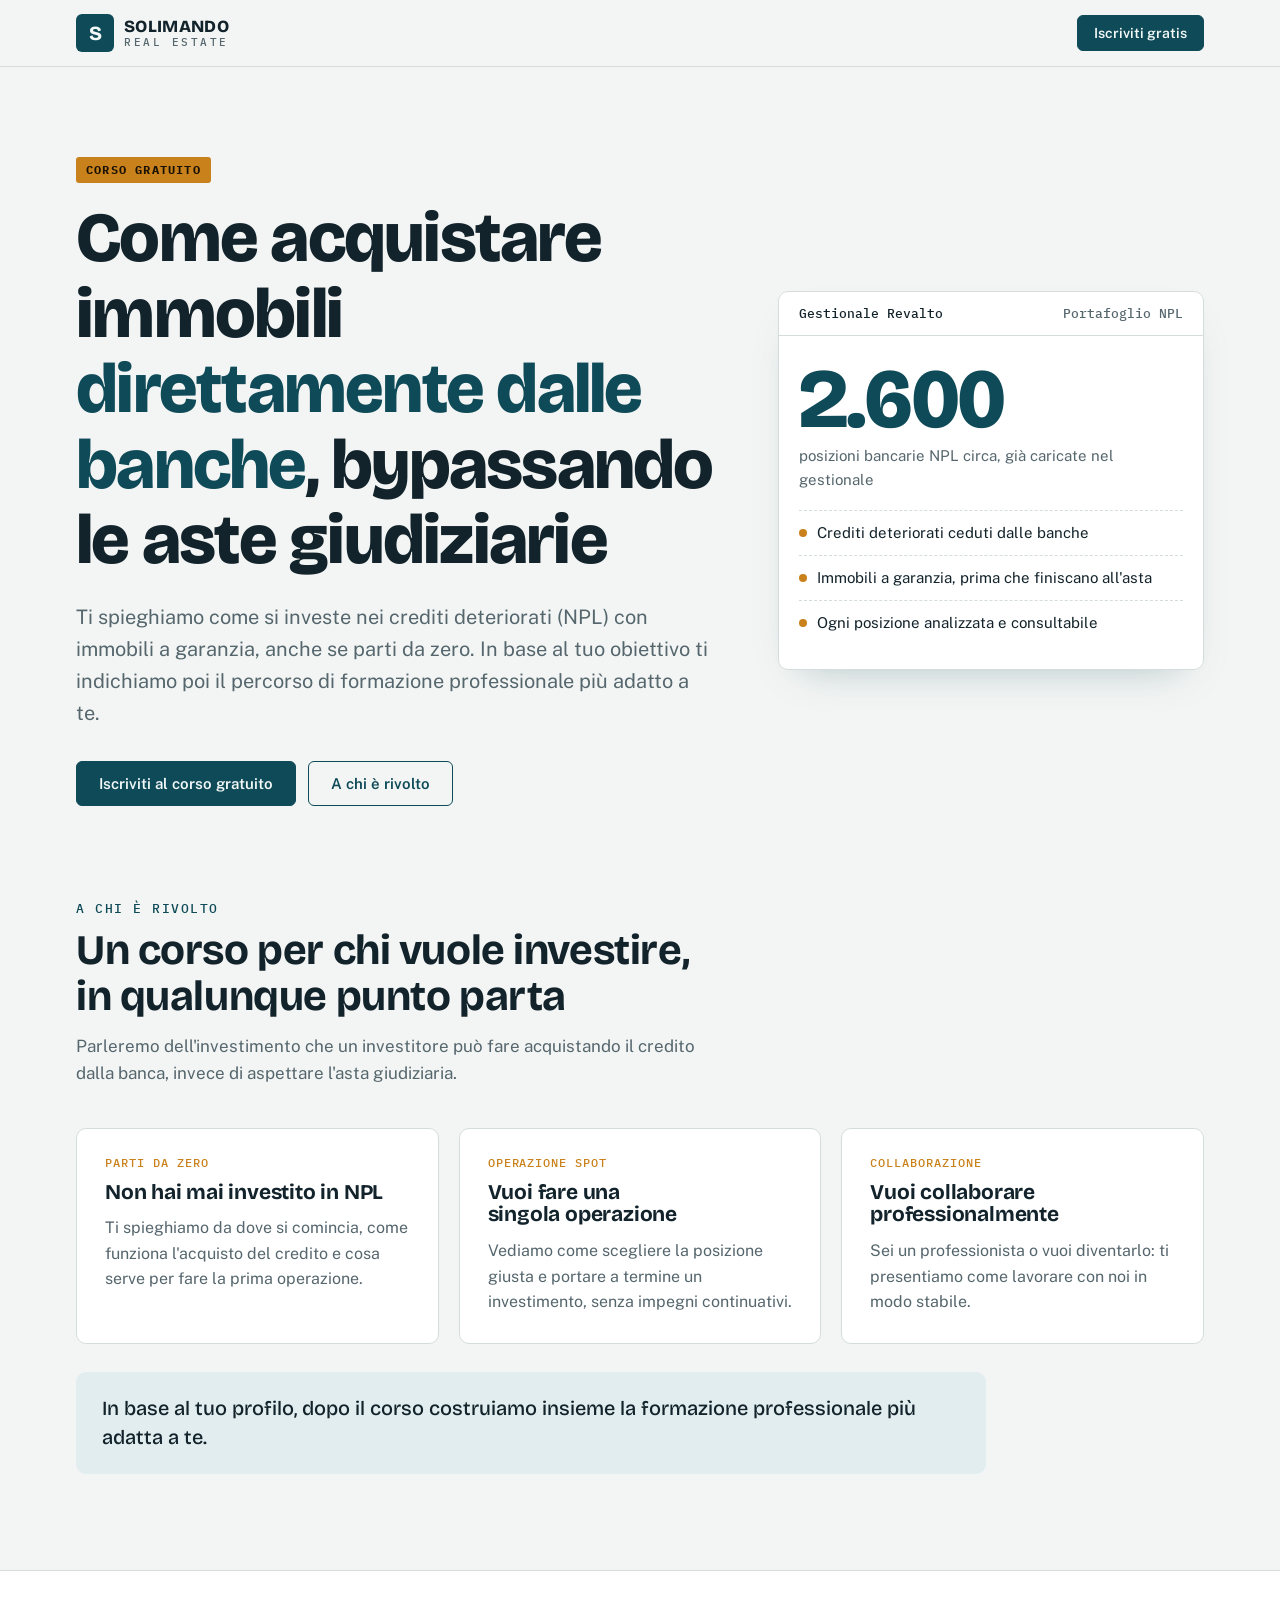
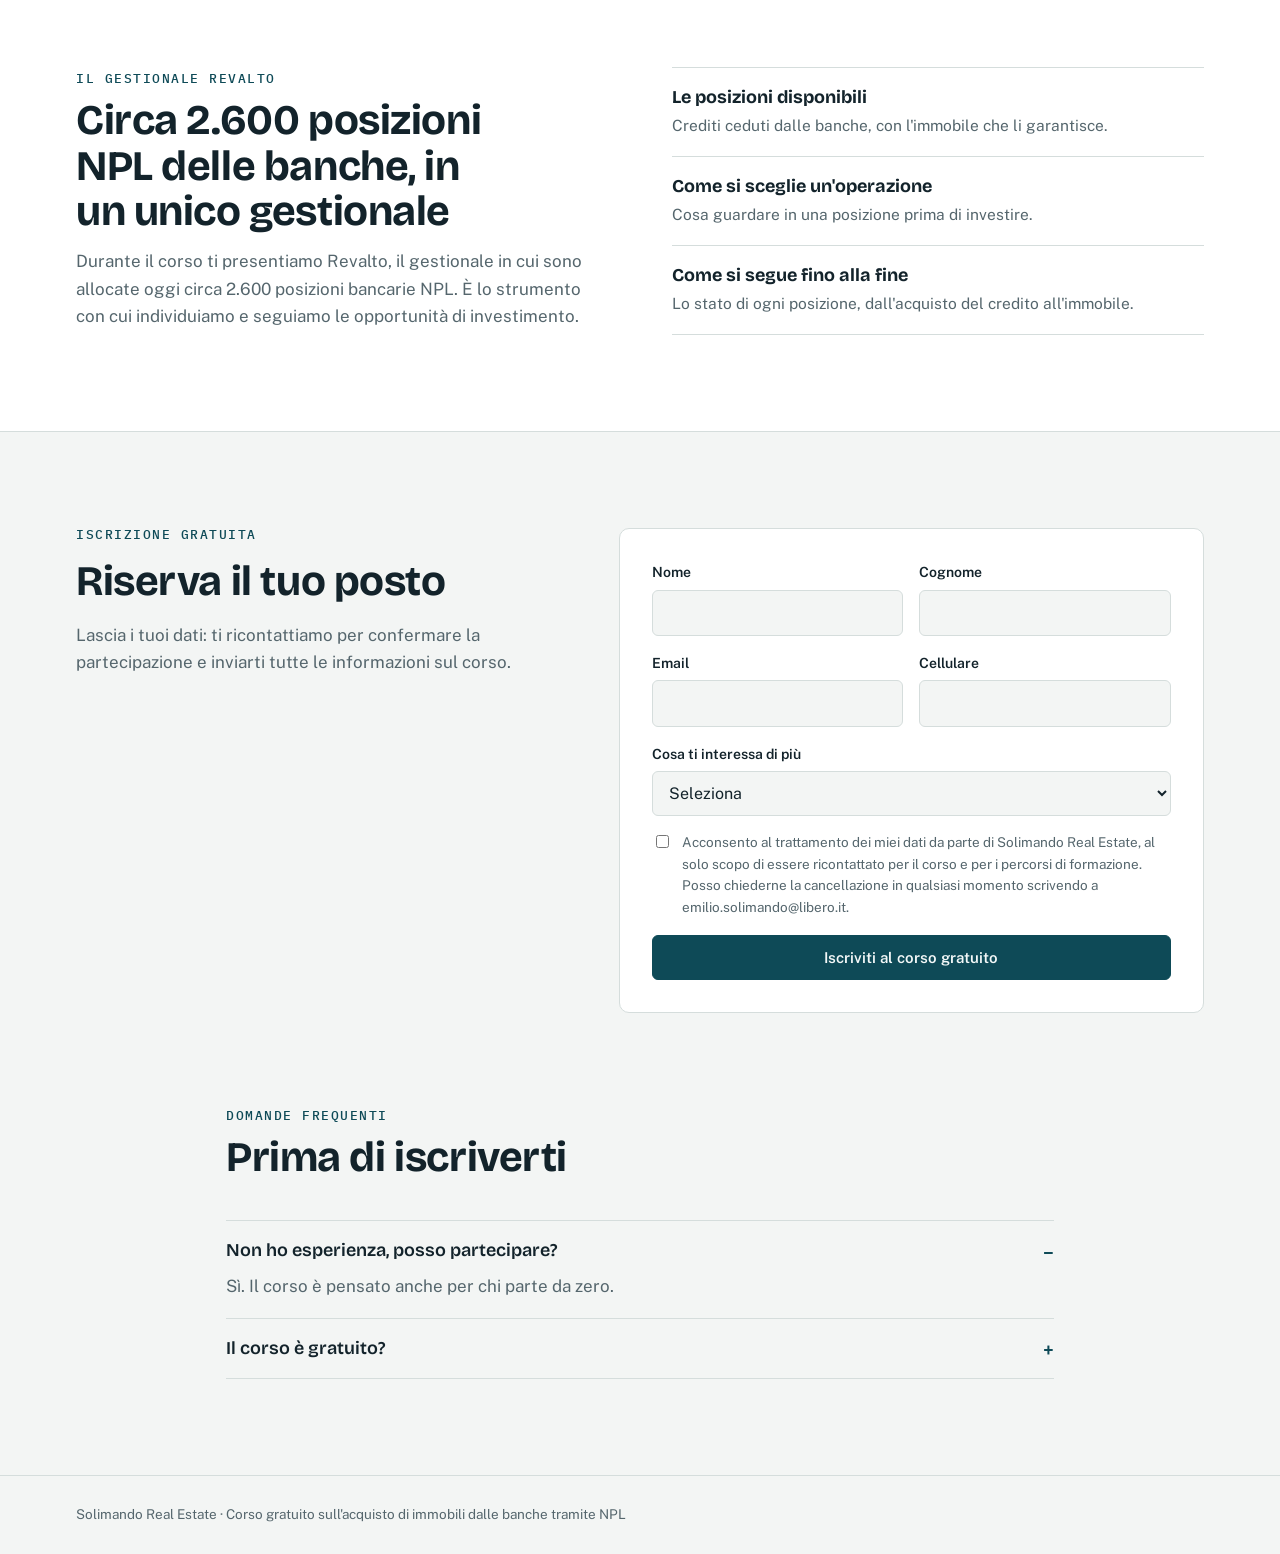
<file: docs/index.html>
<!doctype html>
<html lang="it">
<head>
<meta charset="utf-8">
<meta name="viewport" content="width=device-width,initial-scale=1,viewport-fit=cover">
<style>:root{color-scheme:light;padding-top:env(safe-area-inset-top,0px);padding-bottom:env(safe-area-inset-bottom,0px)}body{margin:0}img{max-width:100%}[hidden]{display:none!important}</style>
<title>Solimando Real Estate</title>
<meta name="description" content="Corso gratuito: come acquistare immobili direttamente dalle banche, bypassando le aste giudiziarie. A cura di Solimando Real Estate.">
<link rel="preconnect" href="https://fonts.googleapis.com">
<link rel="preconnect" href="https://fonts.gstatic.com" crossorigin>
<link rel="stylesheet" href="https://fonts.googleapis.com/css2?family=Bricolage+Grotesque:opsz,wght@12..96,500;12..96,700;12..96,800&family=Public+Sans:wght@400;500;600&family=IBM+Plex+Mono:wght@400;500&display=swap">
<style>
/* Layout: hero a due colonne (promessa + scheda Revalto), tre percorsi su griglia, Revalto, iscrizione, FAQ */
:root{
  --bg:#F3F5F4; --surface:#FFFFFF; --ink:#13232B; --muted:#55666D; --line:#D5DDDC;
  --petrol:#0E4A57; --petrol-soft:#E1EDEE; --amber:#C9821B; --warn:#B4541E; --on-petrol:#F3F8F8;
  --f-display:"Bricolage Grotesque", "Segoe UI", system-ui, sans-serif;
  --f-body:"Public Sans", "Helvetica Neue", Arial, sans-serif;
  --f-mono:"IBM Plex Mono", ui-monospace, Menlo, monospace;
}
@media (prefers-color-scheme: dark){:root:not([data-theme="light"]){
  --bg:#0D1619; --surface:#152328; --ink:#E6EEEE; --muted:#97A8AC; --line:#26383E;
  --petrol:#5FB3C2; --petrol-soft:#16343B; --amber:#E3A24A; --warn:#E58A55; --on-petrol:#0B1A1E; color-scheme:dark}}
:root[data-theme="dark"]{
  --bg:#0D1619; --surface:#152328; --ink:#E6EEEE; --muted:#97A8AC; --line:#26383E;
  --petrol:#5FB3C2; --petrol-soft:#16343B; --amber:#E3A24A; --warn:#E58A55; --on-petrol:#0B1A1E; color-scheme:dark}

*{box-sizing:border-box}
body{background:var(--bg);color:var(--ink);font:400 17px/1.6 var(--f-body)}
.wrap{max-width:1160px;margin:0 auto;padding-left:max(16px,env(safe-area-inset-left,0px));padding-right:max(16px,env(safe-area-inset-right,0px))}
h1,h2,h3{font-family:var(--f-display);text-wrap:balance;margin:0;line-height:1.08;letter-spacing:-.01em}
h2{font-size:clamp(28px,4vw,42px);font-weight:700}
h3{font-size:21px;font-weight:700}
p{margin:0}
a{color:var(--petrol)}
.eyebrow{font:500 12.5px/1 var(--f-mono);letter-spacing:.12em;text-transform:uppercase;color:var(--petrol)}
section{padding-block:clamp(56px,8vw,96px)}
.sec-head{display:grid;gap:14px;max-width:62ch;margin-bottom:40px}
.sec-head p{color:var(--muted)}

.top{border-bottom:1px solid var(--line)}
.top .wrap{display:flex;align-items:center;justify-content:space-between;gap:16px;padding-block:14px}
.logo{display:flex;align-items:center;gap:10px;text-decoration:none;color:var(--ink)}
.logo-mark{width:38px;height:38px;border-radius:6px;background:var(--petrol);color:var(--on-petrol);display:grid;place-items:center;font:800 20px/1 var(--f-display)}
.logo-text{display:grid;line-height:1.05}
.logo-text b{font:800 17px/1.05 var(--f-display);letter-spacing:.02em}
.logo-text span{font:500 10.5px/1.2 var(--f-mono);letter-spacing:.24em;text-transform:uppercase;color:var(--muted)}
.btn{display:inline-flex;align-items:center;justify-content:center;gap:8px;font:600 15px/1 var(--f-body);padding:14px 22px;border-radius:6px;border:1.5px solid var(--petrol);background:var(--petrol);color:var(--on-petrol);text-decoration:none;cursor:pointer}
.btn:hover{filter:brightness(1.08)}
.btn[disabled]{opacity:.6;cursor:wait}
.btn.ghost{background:transparent;color:var(--petrol)}
.btn:focus-visible,input:focus-visible,select:focus-visible{outline:3px solid var(--amber);outline-offset:2px}
.top .btn{padding:10px 16px;font-size:14px}

.hero{padding-block:clamp(48px,7vw,88px) clamp(56px,8vw,96px)}
.hero .wrap{display:grid;grid-template-columns:minmax(0,1.2fr) minmax(0,.8fr);gap:clamp(32px,5vw,72px);align-items:center}
.hero h1{font-size:clamp(38px,5.6vw,70px);font-weight:800;letter-spacing:-.025em;margin-block:18px 22px}
.hero h1 em{font-style:normal;color:var(--petrol)}
.hero .lead{font-size:clamp(18px,1.6vw,20px);color:var(--muted);max-width:54ch;margin-bottom:32px}
.free{display:inline-block;background:var(--amber);color:#1B1206;font:700 12px/1 var(--f-mono);letter-spacing:.1em;text-transform:uppercase;padding:7px 10px;border-radius:3px}
.cta-row{display:flex;flex-wrap:wrap;gap:12px}

.card{background:var(--surface);border:1px solid var(--line);border-radius:10px;box-shadow:0 18px 40px -24px rgba(14,74,87,.35);overflow:hidden}
.card-h{display:flex;justify-content:space-between;align-items:center;gap:12px;padding:14px 20px;border-bottom:1px solid var(--line);font:500 12.5px/1.2 var(--f-mono);color:var(--muted)}
.card-h strong{color:var(--ink);font-weight:500}
.card-b{padding:24px 20px;display:grid;gap:18px}
.big{display:grid;gap:4px}
.big b{font:800 clamp(56px,7vw,84px)/.95 var(--f-display);letter-spacing:-.03em;color:var(--petrol);font-variant-numeric:tabular-nums}
.big span{font-size:15px;color:var(--muted)}
.card ul{list-style:none;margin:0;padding:0;display:grid}
.card li{padding-block:10px;border-top:1px dashed var(--line);font-size:15px;display:flex;gap:10px}
.card li::before{content:"";flex:none;width:8px;height:8px;margin-top:8px;border-radius:50%;background:var(--amber)}

.paths{display:grid;grid-template-columns:repeat(3,minmax(0,1fr));gap:20px}
.path{background:var(--surface);border:1px solid var(--line);border-radius:10px;padding:28px;display:grid;gap:12px;align-content:start}
.path .tag{font:500 12px/1 var(--f-mono);letter-spacing:.08em;text-transform:uppercase;color:var(--amber)}
.path p{color:var(--muted);font-size:16px}
.note{margin-top:28px;background:var(--petrol-soft);border-radius:10px;padding:22px 26px;font:500 clamp(17px,1.6vw,20px)/1.45 var(--f-display);max-width:70ch}

.rv{background:var(--surface);border-block:1px solid var(--line)}
.rv .wrap{display:grid;grid-template-columns:minmax(0,1fr) minmax(0,1fr);gap:clamp(32px,5vw,64px);align-items:center}
.rv .sec-head{margin-bottom:0}
.rv-list{list-style:none;margin:0;padding:0;border-top:1px solid var(--line)}
.rv-list li{padding-block:18px;border-bottom:1px solid var(--line);display:grid;gap:4px}
.rv-list b{font:700 18px/1.3 var(--f-display)}
.rv-list span{color:var(--muted);font-size:15.5px}

.signup .wrap>div{display:grid;grid-template-columns:minmax(0,.9fr) minmax(0,1.1fr);gap:clamp(32px,5vw,64px);align-items:start}
.side{display:grid;gap:18px}
.side p{color:var(--muted)}
form{background:var(--surface);border:1px solid var(--line);border-radius:10px;padding:clamp(20px,3vw,32px);display:grid;gap:16px}
.row2{display:grid;grid-template-columns:1fr 1fr;gap:16px}
label{display:grid;gap:6px;font-size:14px;font-weight:600}
input,select{font:400 16px/1.4 var(--f-body);color:var(--ink);background:var(--bg);border:1px solid var(--line);border-radius:6px;padding:11px 12px;width:100%}
.check{display:flex;gap:10px;align-items:flex-start;font-weight:400;font-size:13.5px;color:var(--muted)}
.check input{width:auto;margin-top:3px;flex:none}
.hp{position:absolute;left:-9999px;width:1px;height:1px;overflow:hidden}
.msg{font-size:15px;padding:12px 14px;border-radius:6px;background:var(--petrol-soft)}
.msg.err{background:transparent;border:1px solid var(--warn);color:var(--warn)}

details{border-bottom:1px solid var(--line);padding-block:18px}
details:first-of-type{border-top:1px solid var(--line)}
summary{cursor:pointer;font:600 18px/1.3 var(--f-display);list-style:none;display:flex;justify-content:space-between;gap:16px}
summary::-webkit-details-marker{display:none}
summary::after{content:"+";font-family:var(--f-mono);color:var(--petrol)}
details[open] summary::after{content:"–"}
details p{color:var(--muted);margin-top:10px;max-width:68ch}

footer{border-top:1px solid var(--line);padding-block:28px;font-size:13.5px;color:var(--muted)}
footer .wrap{display:grid;gap:8px}

@media (max-width:860px){
  .hero .wrap,.rv .wrap,.signup .wrap>div{grid-template-columns:1fr}
  .paths{grid-template-columns:1fr}
}
@media (max-width:480px){.row2{grid-template-columns:1fr} .top .btn{display:none}}
@media (prefers-reduced-motion:no-preference){
  .card{animation:rise .7s cubic-bezier(.2,.7,.2,1) both .15s}
  @keyframes rise{from{transform:translateY(14px)}to{transform:none}}
}
</style>
</head>
<body>

<header class="top">
  <div class="wrap">
    <a class="logo" href="#top" aria-label="Solimando Real Estate">
      <span class="logo-mark" aria-hidden="true">S</span>
      <span class="logo-text"><b>SOLIMANDO</b><span>Real Estate</span></span>
    </a>
    <a class="btn" href="#iscrizione">Iscriviti gratis</a>
  </div>
</header>

<main id="top">
  <section class="hero">
    <div class="wrap">
      <div>
        <span class="free">Corso gratuito</span>
        <h1>Come acquistare immobili <em>direttamente dalle banche</em>, bypassando le aste giudiziarie</h1>
        <p class="lead">Ti spieghiamo come si investe nei crediti deteriorati (NPL) con immobili a garanzia, anche se parti da zero. In base al tuo obiettivo ti indichiamo poi il percorso di formazione professionale più adatto a te.</p>
        <div class="cta-row">
          <a class="btn" href="#iscrizione">Iscriviti al corso gratuito</a>
          <a class="btn ghost" href="#percorsi">A chi è rivolto</a>
        </div>
      </div>

      <div class="card" aria-label="Il portafoglio del gestionale Revalto">
        <div class="card-h"><strong>Gestionale Revalto</strong><span>Portafoglio NPL</span></div>
        <div class="card-b">
          <div class="big"><b>2.600</b><span>posizioni bancarie NPL circa, già caricate nel gestionale</span></div>
          <ul>
            <li>Crediti deteriorati ceduti dalle banche</li>
            <li>Immobili a garanzia, prima che finiscano all'asta</li>
            <li>Ogni posizione analizzata e consultabile</li>
          </ul>
        </div>
      </div>
    </div>
  </section>

  <section id="percorsi" style="padding-top:0">
    <div class="wrap">
      <div class="sec-head">
        <span class="eyebrow">A chi è rivolto</span>
        <h2>Un corso per chi vuole investire, in qualunque punto parta</h2>
        <p>Parleremo dell'investimento che un investitore può fare acquistando il credito dalla banca, invece di aspettare l'asta giudiziaria.</p>
      </div>
      <div class="paths">
        <article class="path"><span class="tag">Parti da zero</span><h3>Non hai mai investito in NPL</h3><p>Ti spieghiamo da dove si comincia, come funziona l'acquisto del credito e cosa serve per fare la prima operazione.</p></article>
        <article class="path"><span class="tag">Operazione spot</span><h3>Vuoi fare una singola operazione</h3><p>Vediamo come scegliere la posizione giusta e portare a termine un investimento, senza impegni continuativi.</p></article>
        <article class="path"><span class="tag">Collaborazione</span><h3>Vuoi collaborare professionalmente</h3><p>Sei un professionista o vuoi diventarlo: ti presentiamo come lavorare con noi in modo stabile.</p></article>
      </div>
      <p class="note">In base al tuo profilo, dopo il corso costruiamo insieme la formazione professionale più adatta a te.</p>
    </div>
  </section>

  <section class="rv" id="revalto">
    <div class="wrap">
      <div class="sec-head">
        <span class="eyebrow">Il gestionale Revalto</span>
        <h2>Circa 2.600 posizioni NPL delle banche, in un unico gestionale</h2>
        <p>Durante il corso ti presentiamo Revalto, il gestionale in cui sono allocate oggi circa 2.600 posizioni bancarie NPL. È lo strumento con cui individuiamo e seguiamo le opportunità di investimento.</p>
      </div>
      <ul class="rv-list">
        <li><b>Le posizioni disponibili</b><span>Crediti ceduti dalle banche, con l'immobile che li garantisce.</span></li>
        <li><b>Come si sceglie un'operazione</b><span>Cosa guardare in una posizione prima di investire.</span></li>
        <li><b>Come si segue fino alla fine</b><span>Lo stato di ogni posizione, dall'acquisto del credito all'immobile.</span></li>
      </ul>
    </div>
  </section>

  <section class="signup" id="iscrizione">
    <div class="wrap">
      <div>
        <div class="side">
          <span class="eyebrow">Iscrizione gratuita</span>
          <h2>Riserva il tuo posto</h2>
          <p>Lascia i tuoi dati: ti ricontattiamo per confermare la partecipazione e inviarti tutte le informazioni sul corso.</p>
        </div>
        <form id="form-iscrizione" data-mode="live" novalidate>
          <div class="row2">
            <label for="nome">Nome<input id="nome" name="nome" autocomplete="given-name" required></label>
            <label for="cognome">Cognome<input id="cognome" name="cognome" autocomplete="family-name" required></label>
          </div>
          <div class="row2">
            <label for="email">Email<input id="email" name="email" type="email" autocomplete="email" required></label>
            <label for="cellulare">Cellulare<input id="cellulare" name="cellulare" type="tel" autocomplete="tel" inputmode="tel" required></label>
          </div>
          <label for="profilo">Cosa ti interessa di più
            <select id="profilo" name="profilo" required>
              <option value="">Seleziona</option>
              <option>Parto da zero</option>
              <option>Fare un'operazione spot</option>
              <option>Collaborare professionalmente</option>
            </select>
          </label>
          <label class="hp" for="sito" aria-hidden="true">Non compilare<input id="sito" name="_honey" tabindex="-1" autocomplete="off"></label>
          <label class="check" for="privacy"><input id="privacy" name="privacy" type="checkbox" required> <span>Acconsento al trattamento dei miei dati da parte di Solimando Real Estate, al solo scopo di essere ricontattato per il corso e per i percorsi di formazione. Posso chiederne la cancellazione in qualsiasi momento scrivendo a emilio.solimando@libero.it.</span></label>
          <button class="btn" type="submit" id="invia">Iscriviti al corso gratuito</button>
          <p class="msg" id="esito" role="status" hidden></p>
        </form>
      </div>
    </div>
  </section>

  <section id="faq" style="padding-top:0">
    <div class="wrap" style="max-width:860px">
      <div class="sec-head"><span class="eyebrow">Domande frequenti</span><h2>Prima di iscriverti</h2></div>
      <details open><summary>Non ho esperienza, posso partecipare?</summary><p>Sì. Il corso è pensato anche per chi parte da zero.</p></details>
      <details><summary>Il corso è gratuito?</summary><p>Sì, è totalmente gratuito.</p></details>
    </div>
  </section>
</main>

<footer>
  <div class="wrap"><span>Solimando Real Estate · Corso gratuito sull'acquisto di immobili dalle banche tramite NPL</span></div>
</footer>

<script>
(function(){
  var DEST = 'https://formsubmit.co/ajax/emilio.solimando@libero.it';
  var form = document.getElementById('form-iscrizione');
  var esito = document.getElementById('esito');
  var invia = document.getElementById('invia');

  function show(text, err){ esito.textContent = text; esito.className = 'msg' + (err ? ' err' : ''); esito.hidden = false; }

  form.addEventListener('submit', function(e){
    e.preventDefault();
    var v = function(id){ return (document.getElementById(id).value || '').trim(); };
    var dati = { nome: v('nome'), cognome: v('cognome'), email: v('email'), cellulare: v('cellulare'), profilo: v('profilo') };
    if(!dati.nome || !dati.cognome){ show('Inserisci nome e cognome.', true); return; }
    if(!/^\S+@\S+\.\S+$/.test(dati.email)){ show('Inserisci un indirizzo email valido.', true); return; }
    if(dati.cellulare.replace(/\D/g,'').length < 8){ show('Inserisci un numero di cellulare valido.', true); return; }
    if(!dati.profilo){ show('Scegli cosa ti interessa di più.', true); return; }
    if(!document.getElementById('privacy').checked){ show('Per iscriverti serve il consenso al trattamento dei dati.', true); return; }
    if(v('sito')) return;

    if(form.dataset.mode !== 'live'){
      show("Questa è l'anteprima: il modulo invia le iscrizioni solo dalla pagina pubblica.", true);
      return;
    }

    invia.disabled = true; invia.textContent = 'Invio in corso…';
    fetch(DEST, {
      method: 'POST',
      headers: { 'Content-Type': 'application/json', 'Accept': 'application/json' },
      body: JSON.stringify({
        _subject: 'Nuova iscrizione corso NPL: ' + dati.nome + ' ' + dati.cognome,
        _template: 'table',
        _replyto: dati.email,
        Nome: dati.nome, Cognome: dati.cognome, Email: dati.email, Cellulare: dati.cellulare, Interesse: dati.profilo
      })
    }).then(function(r){ return r.json().then(function(j){ return { ok: r.ok, j: j }; }); })
      .then(function(res){
        if(res.ok && String(res.j.success) === 'true'){
          form.reset();
          show('Grazie ' + dati.nome + ', iscrizione ricevuta. Ti ricontatteremo a breve.');
        } else {
          show("L'iscrizione non è stata inviata. Riprova tra qualche minuto.", true);
        }
      })
      .catch(function(){ show("L'iscrizione non è stata inviata. Controlla la connessione e riprova.", true); })
      .then(function(){ invia.disabled = false; invia.textContent = 'Iscriviti al corso gratuito'; });
  });
})();
</script>
</body>
</html>
</file>
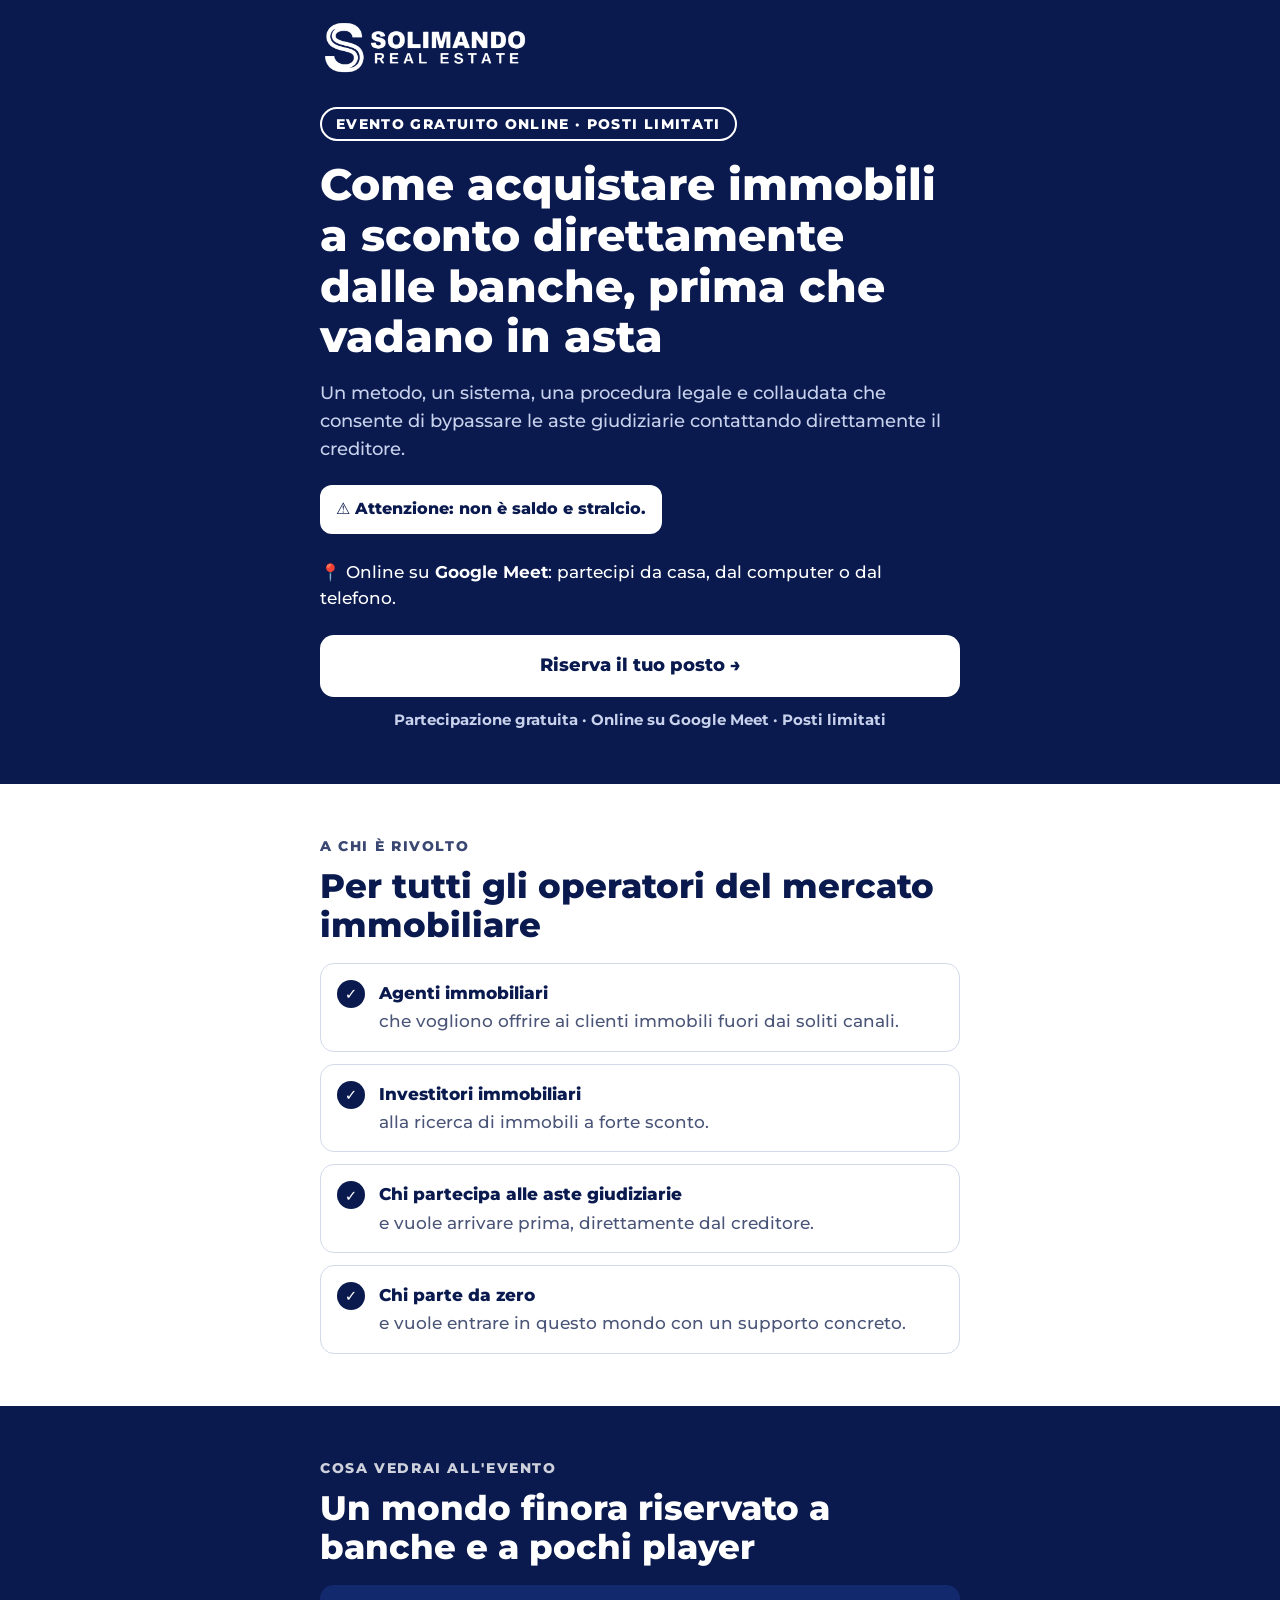
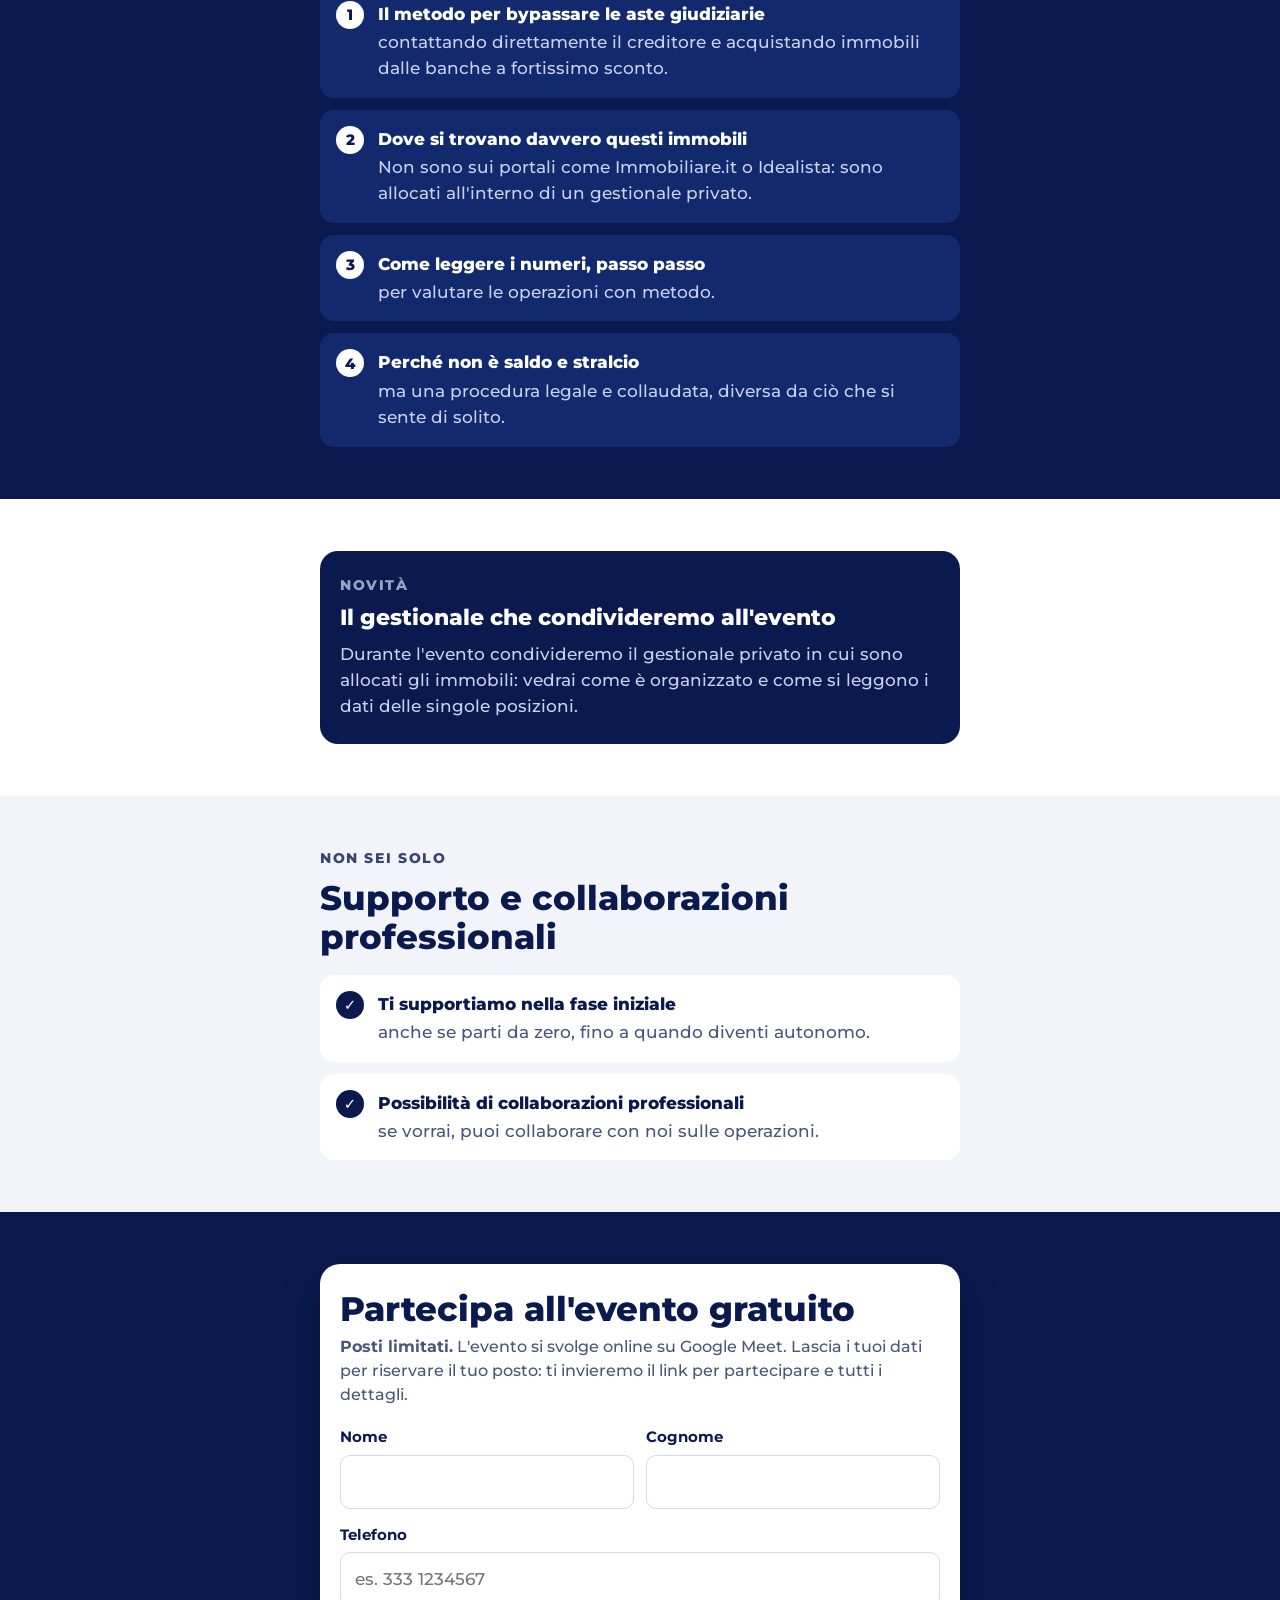
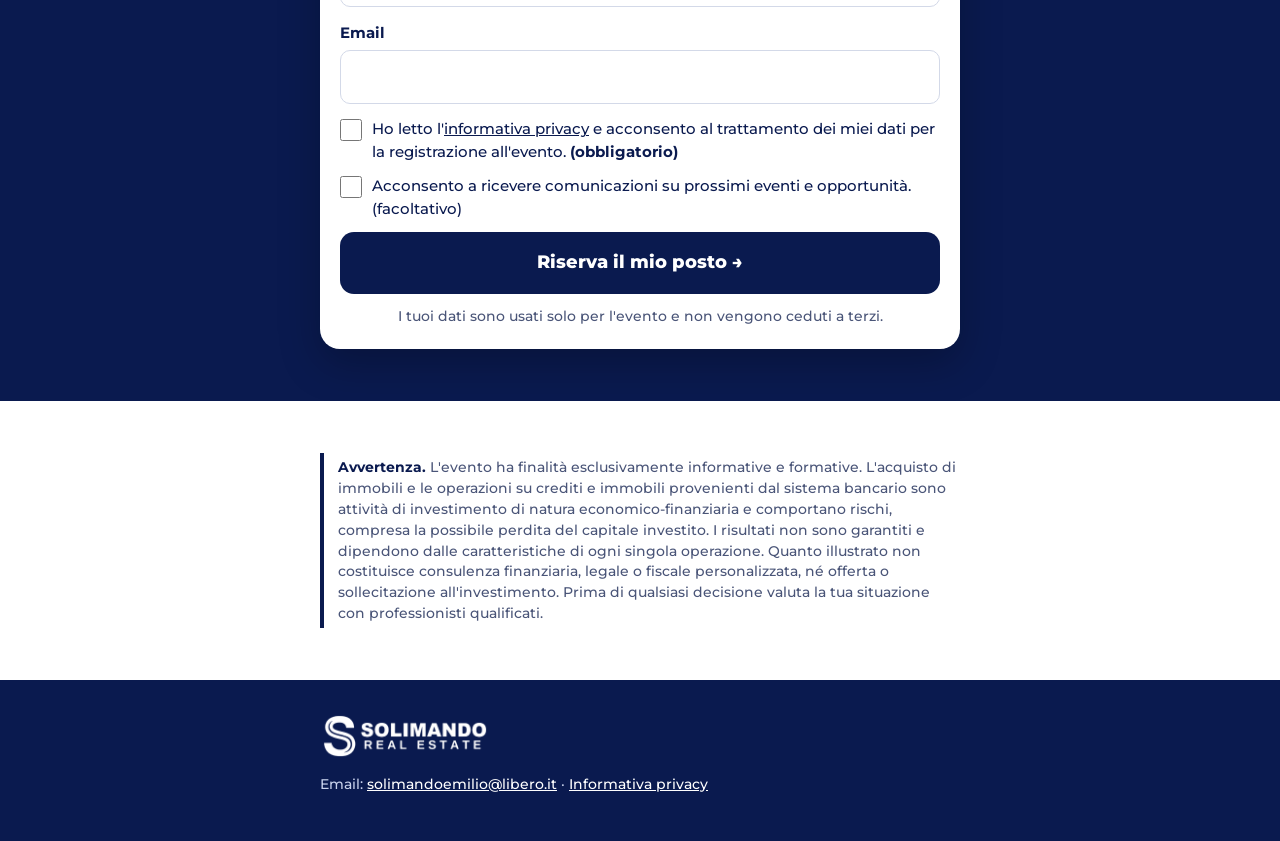
<file: docs/evento/index.html>
<!doctype html>
<html lang="it">
<head>
  <meta charset="utf-8">
  <meta name="viewport" content="width=device-width, initial-scale=1">
  <title>Evento gratuito – Immobili a sconto direttamente dalle banche | Solimando Real Estate</title>
  <meta name="description" content="Evento gratuito online su Google Meet, posti limitati: come acquistare immobili a sconto direttamente dalle banche prima che vadano in asta. Attenzione: non è saldo e stralcio.">
  <meta property="og:title" content="Evento gratuito: immobili a sconto direttamente dalle banche, prima dell'asta">
  <meta property="og:description" content="Un metodo legale e collaudato. Posti limitati: registrati gratuitamente.">
  <meta name="theme-color" content="#0A1A4F">
  <link rel="preload" href="fonts/montserrat-extrabold.woff2" as="font" type="font/woff2" crossorigin>
  <style>
    @font-face { font-family: "Montserrat"; font-weight: 500; font-display: swap; src: url("fonts/montserrat-medium.woff2") format("woff2"); }
    @font-face { font-family: "Montserrat"; font-weight: 700; font-display: swap; src: url("fonts/montserrat-bold.woff2") format("woff2"); }
    @font-face { font-family: "Montserrat"; font-weight: 800; font-display: swap; src: url("fonts/montserrat-extrabold.woff2") format("woff2"); }

    :root {
      --blu: #0A1A4F;          /* blu notte del logo, un filo più chiaro per leggibilità */
      --blu-2: #13296E;
      --bianco: #FFFFFF;
      --grigio: #F2F4F9;
      --tenue-blu: #4A5578;    /* testo secondario su bianco */
      --tenue-bianco: #C9D2EC; /* testo secondario su blu */
      --bordo: #D3D9E8;
      --errore: #B3261E;
      --ok: #1E7A3C;
    }
    * { box-sizing: border-box; }
    html { -webkit-text-size-adjust: 100%; scroll-behavior: smooth; }
    body { margin: 0; font-family: "Montserrat", system-ui, -apple-system, "Segoe UI", Roboto, sans-serif;
           font-weight: 500; font-size: 17px; line-height: 1.55; color: var(--blu); background: var(--bianco); }
    a { color: inherit; }
    .contenitore { max-width: 680px; margin: 0 auto; padding: 0 20px; }
    h1, h2, h3 { margin: 0; line-height: 1.15; font-weight: 800; }
    p { margin: 0; }

    /* sezioni alternate */
    .blu { background: var(--blu); color: var(--bianco); }
    .bianca { background: var(--bianco); color: var(--blu); }
    .grigia { background: var(--grigio); color: var(--blu); }
    section { padding: 52px 0; }

    /* testata */
    .testata { background: var(--blu); padding: 18px 0 0; }
    .testata img { display: block; width: 210px; height: auto; }

    /* hero */
    .hero { padding: 30px 0 52px; }
    .etichetta { display: inline-block; border: 2px solid var(--bianco); border-radius: 999px; padding: 5px 14px;
                 font-weight: 800; font-size: 13.5px; letter-spacing: .1em; margin-bottom: 18px; }
    .hero h1 { font-size: clamp(30px, 8vw, 44px); margin-bottom: 18px; }
    .hero .sotto { font-size: 18px; color: var(--tenue-bianco); margin-bottom: 22px; }
    .avviso-stralcio { background: var(--bianco); color: var(--blu); border-radius: 12px; padding: 12px 16px;
                       font-weight: 800; font-size: 16px; display: inline-block; margin-bottom: 26px; }
    .bottone { display: block; width: 100%; text-align: center; text-decoration: none; border: 0; cursor: pointer;
               font: inherit; font-weight: 800; font-size: 18px; padding: 17px 20px; border-radius: 14px; }
    .bottone-chiaro { background: var(--bianco); color: var(--blu); }
    .bottone-scuro { background: var(--blu); color: var(--bianco); }
    .bottone:active { transform: translateY(1px); }
    .bottone[disabled] { opacity: .6; cursor: wait; }
    .online { margin-bottom: 24px; color: var(--bianco); font-size: 16.5px; }
    .posti { text-align: center; font-weight: 700; font-size: 14.5px; margin-top: 12px; color: var(--tenue-bianco); }

    /* titoli di sezione */
    .occhiello { font-weight: 800; font-size: 13.5px; letter-spacing: .12em; text-transform: uppercase; margin-bottom: 10px; opacity: .8; }
    section h2 { font-size: clamp(25px, 6.5vw, 34px); margin-bottom: 18px; }
    .intro { margin-bottom: 22px; }
    .blu .intro { color: var(--tenue-bianco); }
    .bianca .intro, .grigia .intro { color: var(--tenue-blu); }

    /* elenchi */
    .lista { list-style: none; padding: 0; margin: 0; display: grid; gap: 12px; }
    .lista li { display: flex; gap: 14px; align-items: flex-start; padding: 16px; border-radius: 14px; }
    .bianca .lista li { border: 1.5px solid var(--bordo); }
    .grigia .lista li { background: var(--bianco); }
    .blu .lista li { background: var(--blu-2); }
    .spunta { flex: none; width: 28px; height: 28px; border-radius: 50%; display: grid; place-items: center;
              font-weight: 800; font-size: 15px; }
    .bianca .spunta, .grigia .spunta { background: var(--blu); color: var(--bianco); }
    .blu .spunta { background: var(--bianco); color: var(--blu); }
    .bianca .lista .spunta, .grigia .lista .spunta { color: var(--bianco); }
    .blu .lista .spunta { color: var(--blu); }
    .lista b { display: block; font-weight: 800; margin-bottom: 2px; }
    .blu .lista span { color: var(--tenue-bianco); }
    .bianca .lista span, .grigia .lista span { color: var(--tenue-blu); }
    .lista span b { color: var(--bianco); }
    .bianca .lista span b, .grigia .lista span b { color: var(--blu); }

    .riquadro { border-radius: 18px; padding: 24px 20px; }
    .bianca .riquadro { background: var(--blu); color: var(--bianco); }
    .riquadro h3 { font-size: 22px; margin-bottom: 10px; }
    .riquadro p { color: var(--tenue-bianco); }

    /* modulo */
    .scheda { background: var(--bianco); color: var(--blu); border-radius: 20px; padding: 26px 20px 22px;
              box-shadow: 0 14px 40px rgba(0, 0, 0, .25); }
    .scheda h2 { margin-bottom: 6px; }
    .scheda .nota { color: var(--tenue-blu); margin-bottom: 18px; font-size: 15.5px; }
    .riga { display: grid; grid-template-columns: 1fr 1fr; gap: 12px; }
    @media (max-width: 380px) { .riga { grid-template-columns: 1fr; } }
    .campo { margin-bottom: 14px; }
    .campo label { display: block; font-weight: 700; font-size: 15px; margin-bottom: 6px; }
    .campo input { width: 100%; font: inherit; font-size: 17px; padding: 13px 14px; border: 1.5px solid var(--bordo);
                   border-radius: 10px; background: var(--bianco); color: var(--blu); }
    .campo input:focus { outline: none; border-color: var(--blu); box-shadow: 0 0 0 3px rgba(10, 26, 79, .15); }
    .campo input[aria-invalid="true"] { border-color: var(--errore); }
    .msg-errore { color: var(--errore); font-size: 14px; margin-top: 5px; display: none; }
    .invalido .msg-errore { display: block; }
    .consenso { display: flex; gap: 10px; align-items: flex-start; margin: 10px 0 12px; font-size: 14.5px; }
    .consenso input { width: 22px; height: 22px; margin: 1px 0 0; flex: none; accent-color: var(--blu); }
    .esito-errore { display: none; color: var(--errore); background: #FDECEA; border-radius: 10px; padding: 10px 12px;
                    margin-top: 12px; font-size: 15px; }
    .sicuro { text-align: center; color: var(--tenue-blu); font-size: 13.5px; margin-top: 12px; }
    .grazie { display: none; text-align: center; padding: 6px 0; }
    .grazie .ok { width: 64px; height: 64px; border-radius: 50%; background: var(--ok); color: #fff; display: grid;
                  place-items: center; font-size: 34px; font-weight: 800; margin: 0 auto 14px; }
    .grazie p { margin-bottom: 8px; }

    /* avvertenza */
    .avvertenza { font-size: 13.5px; color: var(--tenue-blu); border-left: 4px solid var(--blu); padding: 4px 0 4px 14px; }
    .avvertenza b { color: var(--blu); }

    /* piè di pagina */
    .piede { background: var(--blu); color: var(--tenue-bianco); padding: 32px 0 40px; font-size: 14px; }
    .piede img { width: 170px; height: auto; display: block; margin-bottom: 14px; }
    .piede p { margin-bottom: 6px; }
    .piede a { color: var(--bianco); }
  </style>
</head>
<body>

<header class="testata">
  <div class="contenitore"><img src="logo-bianco.png" alt="Solimando Real Estate" width="700" height="195"></div>
</header>

<section class="blu hero">
  <div class="contenitore">
    <span class="etichetta">EVENTO GRATUITO ONLINE · POSTI LIMITATI</span>
    <h1>Come acquistare immobili a sconto direttamente dalle banche, prima che vadano in asta</h1>
    <p class="sotto">Un metodo, un sistema, una procedura legale e collaudata che consente di bypassare le aste
      giudiziarie contattando direttamente il creditore.</p>
    <p class="avviso-stralcio">⚠ Attenzione: non è saldo e stralcio.</p>
    <p class="online">📍 Online su <b>Google Meet</b>: partecipi da casa, dal computer o dal telefono.</p>
    <a class="bottone bottone-chiaro" href="#iscrizione">Riserva il tuo posto →</a>
    <p class="posti">Partecipazione gratuita · Online su Google Meet · Posti limitati</p>
  </div>
</section>

<section class="bianca">
  <div class="contenitore">
    <p class="occhiello">A chi è rivolto</p>
    <h2>Per tutti gli operatori del mercato immobiliare</h2>
    <ul class="lista">
      <li><span class="spunta">✓</span><span><b>Agenti immobiliari</b>che vogliono offrire ai clienti immobili fuori dai soliti canali.</span></li>
      <li><span class="spunta">✓</span><span><b>Investitori immobiliari</b>alla ricerca di immobili a forte sconto.</span></li>
      <li><span class="spunta">✓</span><span><b>Chi partecipa alle aste giudiziarie</b>e vuole arrivare prima, direttamente dal creditore.</span></li>
      <li><span class="spunta">✓</span><span><b>Chi parte da zero</b>e vuole entrare in questo mondo con un supporto concreto.</span></li>
    </ul>
  </div>
</section>

<section class="blu">
  <div class="contenitore">
    <p class="occhiello">Cosa vedrai all'evento</p>
    <h2>Un mondo finora riservato a banche e a pochi player</h2>
    <ul class="lista">
      <li><span class="spunta">1</span><span><b>Il metodo per bypassare le aste giudiziarie</b>contattando direttamente il creditore e acquistando immobili dalle banche a fortissimo sconto.</span></li>
      <li><span class="spunta">2</span><span><b>Dove si trovano davvero questi immobili</b>Non sono sui portali come Immobiliare.it o Idealista: sono allocati all'interno di un gestionale privato.</span></li>
      <li><span class="spunta">3</span><span><b>Come leggere i numeri, passo passo</b>per valutare le operazioni con metodo.</span></li>
      <li><span class="spunta">4</span><span><b>Perché non è saldo e stralcio</b>ma una procedura legale e collaudata, diversa da ciò che si sente di solito.</span></li>
    </ul>
  </div>
</section>

<section class="bianca">
  <div class="contenitore">
    <div class="riquadro">
      <p class="occhiello" style="opacity:.75">Novità</p>
      <h3>Il gestionale che condivideremo all'evento</h3>
      <p>Durante l'evento condivideremo il gestionale privato in cui sono allocati gli immobili: vedrai come è
        organizzato e come si leggono i dati delle singole posizioni.</p>
    </div>
  </div>
</section>

<section class="grigia">
  <div class="contenitore">
    <p class="occhiello">Non sei solo</p>
    <h2>Supporto e collaborazioni professionali</h2>
    <ul class="lista">
      <li><span class="spunta">✓</span><span><b>Ti supportiamo nella fase iniziale</b>anche se parti da zero, fino a quando diventi autonomo.</span></li>
      <li><span class="spunta">✓</span><span><b>Possibilità di collaborazioni professionali</b>se vorrai, puoi collaborare con noi sulle operazioni.</span></li>
    </ul>
  </div>
</section>

<section class="blu" id="iscrizione">
  <div class="contenitore">
    <div class="scheda">
      <form id="modulo" novalidate>
        <h2>Partecipa all'evento gratuito</h2>
        <p class="nota"><b>Posti limitati.</b> L'evento si svolge online su Google Meet. Lascia i tuoi dati per
          riservare il tuo posto: ti invieremo il link per partecipare e tutti i dettagli.</p>
        <div class="riga">
          <div class="campo"><label for="nome">Nome</label>
            <input id="nome" name="nome" type="text" autocomplete="given-name" required>
            <div class="msg-errore">Inserisci il nome</div></div>
          <div class="campo"><label for="cognome">Cognome</label>
            <input id="cognome" name="cognome" type="text" autocomplete="family-name" required>
            <div class="msg-errore">Inserisci il cognome</div></div>
        </div>
        <div class="campo"><label for="telefono">Telefono</label>
          <input id="telefono" name="telefono" type="tel" autocomplete="tel" inputmode="tel" required placeholder="es. 333 1234567">
          <div class="msg-errore">Inserisci un numero di telefono valido</div></div>
        <div class="campo"><label for="email">Email</label>
          <input id="email" name="email" type="email" autocomplete="email" inputmode="email" required>
          <div class="msg-errore">Inserisci un indirizzo email valido</div></div>

        <input type="text" name="_honey" tabindex="-1" autocomplete="off" aria-hidden="true"
               style="position:absolute;left:-9999px;width:1px;height:1px;opacity:0">

        <label class="consenso" id="c-privacy">
          <input type="checkbox" name="consenso_privacy" required>
          <span>Ho letto l'<a href="privacy.html" target="_blank" rel="noopener">informativa privacy</a> e acconsento
            al trattamento dei miei dati per la registrazione all'evento. <b>(obbligatorio)</b>
            <span class="msg-errore">Per registrarti serve questo consenso</span></span>
        </label>
        <label class="consenso">
          <input type="checkbox" name="consenso_aggiornamenti">
          <span>Acconsento a ricevere comunicazioni su prossimi eventi e opportunità. (facoltativo)</span>
        </label>

        <button class="bottone bottone-scuro" type="submit">Riserva il mio posto →</button>
        <p class="sicuro">I tuoi dati sono usati solo per l'evento e non vengono ceduti a terzi.</p>
        <div class="esito-errore" role="alert"></div>
      </form>

      <div class="grazie" id="grazie" role="status" tabindex="-1">
        <div class="ok">✓</div>
        <h2>Iscrizione ricevuta!</h2>
        <p>Grazie: il tuo posto è prenotato. Ti invieremo a breve il link Google Meet e tutti i dettagli dell'evento.</p>
        <p>Per qualsiasi domanda scrivi a <a href="mailto:solimandoemilio@libero.it">solimandoemilio@libero.it</a></p>
      </div>
    </div>
  </div>
</section>

<section class="bianca">
  <div class="contenitore">
    <p class="avvertenza"><b>Avvertenza.</b> L'evento ha finalità esclusivamente informative e formative. L'acquisto
      di immobili e le operazioni su crediti e immobili provenienti dal sistema bancario sono attività di
      investimento di natura economico-finanziaria e comportano rischi, compresa la possibile perdita del capitale
      investito. I risultati non sono garantiti e dipendono dalle caratteristiche di ogni singola operazione.
      Quanto illustrato non costituisce consulenza finanziaria, legale o fiscale personalizzata, né offerta o
      sollecitazione all'investimento. Prima di qualsiasi decisione valuta la tua situazione con professionisti
      qualificati.</p>
  </div>
</section>

<footer class="piede">
  <div class="contenitore">
    <img src="logo-bianco.png" alt="Solimando Real Estate" width="700" height="195">
    <p>Email: <a href="mailto:solimandoemilio@libero.it">solimandoemilio@libero.it</a> ·
      <a href="privacy.html">Informativa privacy</a></p>
  </div>
</footer>

<script>
  // Le iscrizioni arrivano per email a solimandoemilio@libero.it tramite Web3Forms (chiave pubblica).
  const WEB3FORMS_ACCESS_KEY = "5a25316e-256d-4d78-afaf-42a37cbda033";
  const TIMEOUT_MS = 15000;

  const modulo = document.getElementById("modulo");
  const esitoErrore = modulo.querySelector(".esito-errore");
  const bottone = modulo.querySelector(".bottone");
  const controlli = {
    nome: v => v.trim().length >= 2,
    cognome: v => v.trim().length >= 2,
    telefono: v => /^\+?\d{8,13}$/.test(v.replace(/[\s.\-\/()]/g, "").replace(/^(\+|00)39/, "")),
    email: v => /^[^\s@]+@[^\s@]+\.[^\s@]{2,}$/.test(v.trim()),
  };

  function verifica(nome) {
    const input = modulo.elements[nome];
    const ok = controlli[nome](input.value);
    input.closest(".campo").classList.toggle("invalido", !ok);
    input.setAttribute("aria-invalid", String(!ok));
    return ok;
  }
  for (const nome of Object.keys(controlli)) {
    const input = modulo.elements[nome];
    input.addEventListener("blur", () => { if (input.value) verifica(nome); });
    input.addEventListener("input", () => { if (input.closest(".campo").classList.contains("invalido")) verifica(nome); });
  }

  modulo.addEventListener("submit", async (e) => {
    e.preventDefault();
    esitoErrore.style.display = "none";
    let primo = null;
    for (const nome of Object.keys(controlli)) if (!verifica(nome) && !primo) primo = modulo.elements[nome];
    const privacy = modulo.elements.consenso_privacy;
    document.getElementById("c-privacy").classList.toggle("invalido", !privacy.checked);
    if (!privacy.checked && !primo) primo = privacy;
    if (primo) { primo.focus(); return; }
    if (modulo.elements._honey.value) return;

    bottone.disabled = true;
    bottone.textContent = "Invio in corso…";
    const ctrl = new AbortController();
    const timer = setTimeout(() => ctrl.abort(), TIMEOUT_MS);
    try {
      const r = await fetch("https://api.web3forms.com/submit", {
        method: "POST",
        headers: { "Content-Type": "application/json", "Accept": "application/json" },
        signal: ctrl.signal,
        body: JSON.stringify({
          access_key: WEB3FORMS_ACCESS_KEY,
          subject: "Nuova iscrizione: evento immobili dalle banche",
          from_name: "Landing evento Solimando Real Estate",
          nome: modulo.elements.nome.value.trim(),
          cognome: modulo.elements.cognome.value.trim(),
          telefono: modulo.elements.telefono.value.trim(),
          email: modulo.elements.email.value.trim(),
          consenso_privacy: "Sì",
          consenso_comunicazioni: modulo.elements.consenso_aggiornamenti.checked ? "Sì" : "No",
          data_iscrizione: new Date().toLocaleString("it-IT"),
          provenienza: new URLSearchParams(location.search).get("utm_source") || document.referrer || "diretto",
        }),
      });
      const j = await r.json().catch(() => ({}));
      if (!r.ok || j.success !== true) throw new Error(j.message || "invio non riuscito");
      modulo.style.display = "none";
      const grazie = document.getElementById("grazie");
      grazie.style.display = "block";
      grazie.focus();
      if (typeof fbq === "function") fbq("track", "Lead");
    } catch (err) {
      esitoErrore.textContent = "Non siamo riusciti a inviare l'iscrizione. Riprova tra poco oppure scrivi a solimandoemilio@libero.it";
      esitoErrore.style.display = "block";
      bottone.disabled = false;
      bottone.textContent = "Riserva il mio posto →";
    } finally {
      clearTimeout(timer);
    }
  });
</script>
</body>
</html>
</file>
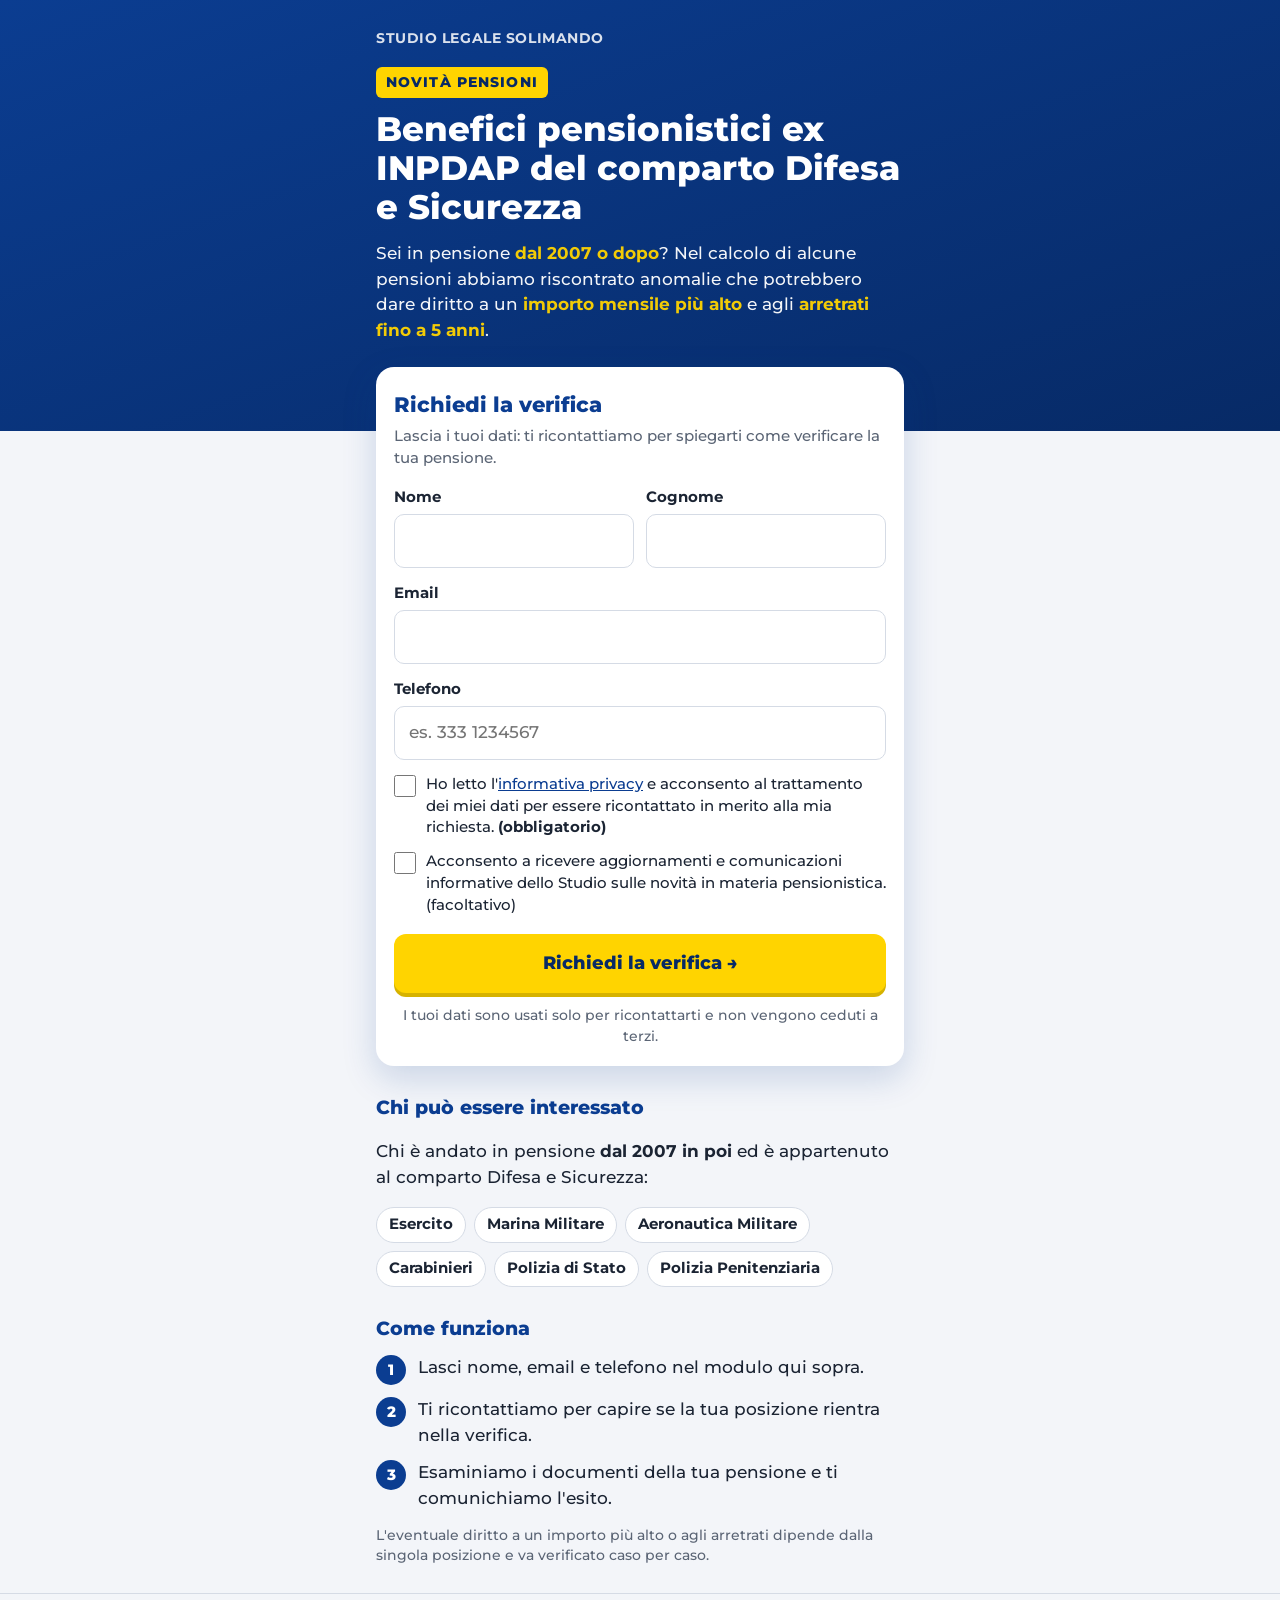
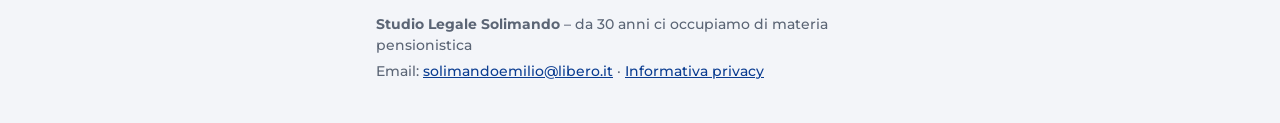
<file: docs/pensioni/index.html>
<!doctype html>
<html lang="it">
<head>
  <meta charset="utf-8">
  <meta name="viewport" content="width=device-width, initial-scale=1">
  <title>Verifica pensione ex INPDAP – Difesa e Sicurezza</title>
  <meta name="description" content="Sei in pensione dal 2007 o dopo dal comparto Difesa e Sicurezza? Richiedi la verifica della tua pensione ex INPDAP.">
  <meta property="og:title" content="Novità pensioni – Benefici pensionistici ex INPDAP del comparto Difesa e Sicurezza">
  <meta property="og:description" content="Lascia i tuoi dati: ti ricontattiamo per spiegarti come verificare la tua pensione.">
  <meta property="og:image" content="copertina.jpg">
  <meta name="theme-color" content="#0B3D91">
  <link rel="preload" href="fonts/montserrat-extrabold.woff2" as="font" type="font/woff2" crossorigin>
  <link rel="stylesheet" href="stile.css">
</head>
<body>

<header class="testata">
  <div class="contenitore">
    <p class="studio">STUDIO LEGALE SOLIMANDO</p>
    <span class="occhiello">NOVITÀ PENSIONI</span>
    <h1>Benefici pensionistici ex INPDAP del comparto Difesa e Sicurezza</h1>
    <p class="sottotitolo">Sei in pensione <strong>dal 2007 o dopo</strong>? Nel calcolo di alcune pensioni abbiamo
      riscontrato anomalie che potrebbero dare diritto a un <strong>importo mensile più alto</strong> e agli
      <strong>arretrati fino a 5 anni</strong>.</p>
  </div>
</header>

<main class="contenitore">

  <section class="scheda" aria-labelledby="titolo-modulo">
    <form id="modulo" novalidate>
      <h2 id="titolo-modulo">Richiedi la verifica</h2>
      <p class="nota">Lascia i tuoi dati: ti ricontattiamo per spiegarti come verificare la tua pensione.</p>

      <div class="riga">
        <div class="campo">
          <label for="nome">Nome</label>
          <input id="nome" name="nome" type="text" autocomplete="given-name" required>
          <div class="msg-errore">Inserisci il nome</div>
        </div>
        <div class="campo">
          <label for="cognome">Cognome</label>
          <input id="cognome" name="cognome" type="text" autocomplete="family-name" required>
          <div class="msg-errore">Inserisci il cognome</div>
        </div>
      </div>

      <div class="campo">
        <label for="email">Email</label>
        <input id="email" name="email" type="email" autocomplete="email" inputmode="email" required>
        <div class="msg-errore">Inserisci un indirizzo email valido</div>
      </div>

      <div class="campo">
        <label for="telefono">Telefono</label>
        <input id="telefono" name="telefono" type="tel" autocomplete="tel" inputmode="tel" required
               placeholder="es. 333 1234567">
        <div class="msg-errore">Inserisci un numero di telefono valido</div>
      </div>

      <!-- campo trappola contro lo spam automatico: le persone non lo vedono -->
      <input type="text" name="_honey" tabindex="-1" autocomplete="off" aria-hidden="true"
             style="position:absolute;left:-9999px;width:1px;height:1px;opacity:0">

      <label class="consenso" id="c-privacy">
        <input type="checkbox" name="consenso_privacy" required>
        <span class="testo-consenso">Ho letto l'<a href="privacy.html" target="_blank" rel="noopener">informativa
          privacy</a> e acconsento al trattamento dei miei dati per essere ricontattato in merito alla mia
          richiesta. <b>(obbligatorio)</b>
          <span class="msg-errore">Per inviare la richiesta serve questo consenso</span></span>
      </label>

      <label class="consenso">
        <input type="checkbox" name="consenso_aggiornamenti">
        <span class="testo-consenso">Acconsento a ricevere aggiornamenti e comunicazioni informative dello Studio
          sulle novità in materia pensionistica. (facoltativo)</span>
      </label>

      <button class="bottone" type="submit">Richiedi la verifica →</button>
      <p class="sicuro">I tuoi dati sono usati solo per ricontattarti e non vengono ceduti a terzi.</p>
      <div class="esito-errore" role="alert"></div>
    </form>

    <div class="grazie" id="grazie" role="status" tabindex="-1">
      <div class="spunta">✓</div>
      <h2>Grazie, richiesta ricevuta!</h2>
      <p>Ti contatteremo al più presto per spiegarti come procedere con la verifica della tua pensione.</p>
      <p>Se preferisci, puoi scriverci subito a <a href="mailto:solimandoemilio@libero.it">solimandoemilio@libero.it</a></p>
    </div>
  </section>

  <section class="sezione">
    <h3>Chi può essere interessato</h3>
    <p>Chi è andato in pensione <b>dal 2007 in poi</b> ed è appartenuto al comparto Difesa e Sicurezza:</p>
    <ul class="corpi">
      <li>Esercito</li><li>Marina Militare</li><li>Aeronautica Militare</li><li>Carabinieri</li>
      <li>Polizia di Stato</li><li>Polizia Penitenziaria</li>
    </ul>
  </section>

  <section class="sezione">
    <h3>Come funziona</h3>
    <ol class="passi">
      <li><span>Lasci nome, email e telefono nel modulo qui sopra.</span></li>
      <li><span>Ti ricontattiamo per capire se la tua posizione rientra nella verifica.</span></li>
      <li><span>Esaminiamo i documenti della tua pensione e ti comunichiamo l'esito.</span></li>
    </ol>
    <p class="avviso">L'eventuale diritto a un importo più alto o agli arretrati dipende dalla singola posizione e
      va verificato caso per caso.</p>
  </section>

</main>

<footer class="piede">
  <div class="contenitore">
    <p><b>Studio Legale Solimando</b> – da 30 anni ci occupiamo di materia pensionistica</p>
    <p>Email: <a href="mailto:solimandoemilio@libero.it">solimandoemilio@libero.it</a> ·
      <a href="privacy.html">Informativa privacy</a></p>
  </div>
</footer>

<script>
  // =====================================================================
  //  DOVE ARRIVANO LE RICHIESTE — da impostare prima di pubblicare
  //  Web3Forms inoltra ogni richiesta a solimandoemilio@libero.it.
  //  La chiave è pubblica: indica solo a quale casella spedire.
  // =====================================================================
  const INDIRIZZO_INVIO = "https://api.web3forms.com/submit";
  const WEB3FORMS_ACCESS_KEY = "5a25316e-256d-4d78-afaf-42a37cbda033";

  const modulo = document.getElementById("modulo");
  const esitoErrore = modulo.querySelector(".esito-errore");
  const bottone = modulo.querySelector(".bottone");

  const controlli = {
    nome: v => v.trim().length >= 2,
    cognome: v => v.trim().length >= 2,
    email: v => /^[^\s@]+@[^\s@]+\.[^\s@]{2,}$/.test(v.trim()),
    telefono: v => v.replace(/[\s.\-\/()]/g, "").replace(/^(\+|00)39/, "").match(/^\+?\d{8,13}$/) !== null,
  };

  function verificaCampo(nome) {
    const input = modulo.elements[nome];
    const ok = controlli[nome](input.value);
    input.closest(".campo").classList.toggle("invalido", !ok);
    input.setAttribute("aria-invalid", String(!ok));
    return ok;
  }

  for (const nome of Object.keys(controlli)) {
    modulo.elements[nome].addEventListener("blur", () => {
      if (modulo.elements[nome].value) verificaCampo(nome);
    });
    modulo.elements[nome].addEventListener("input", () => {
      if (modulo.elements[nome].closest(".campo").classList.contains("invalido")) verificaCampo(nome);
    });
  }

  modulo.addEventListener("submit", async (e) => {
    e.preventDefault();
    esitoErrore.style.display = "none";
    let tuttoOk = true;
    let primo = null;
    for (const nome of Object.keys(controlli)) {
      if (!verificaCampo(nome)) { tuttoOk = false; primo = primo || modulo.elements[nome]; }
    }
    const privacy = modulo.elements.consenso_privacy;
    document.getElementById("c-privacy").classList.toggle("invalido", !privacy.checked);
    if (!privacy.checked) { tuttoOk = false; primo = primo || privacy; }
    if (!tuttoOk) { primo.focus(); return; }
    if (modulo.elements._honey.value) return;          // compilato da un programma automatico

    const dati = {
      access_key: WEB3FORMS_ACCESS_KEY,
      subject: "Nuova richiesta verifica pensione ex INPDAP",
      from_name: "Landing verifica pensione",
      nome: modulo.elements.nome.value.trim(),
      cognome: modulo.elements.cognome.value.trim(),
      email: modulo.elements.email.value.trim(),
      telefono: modulo.elements.telefono.value.trim(),
      consenso_privacy: "Sì",
      consenso_aggiornamenti: modulo.elements.consenso_aggiornamenti.checked ? "Sì" : "No",
      data_richiesta: new Date().toLocaleString("it-IT"),
      provenienza: new URLSearchParams(location.search).get("utm_source") || document.referrer || "diretto",
    };

    if (!INDIRIZZO_INVIO) {
      esitoErrore.textContent = "Il modulo non è ancora collegato: la richiesta non è stata inviata. " +
        "Nel frattempo puoi scrivere a solimandoemilio@libero.it";
      esitoErrore.style.display = "block";
      return;
    }

    bottone.disabled = true;
    bottone.textContent = "Invio in corso…";
    try {
      const risposta = await fetch(INDIRIZZO_INVIO, {
        method: "POST",
        headers: { "Content-Type": "application/json", "Accept": "application/json" },
        body: JSON.stringify(dati),
      });
      if (!risposta.ok) throw new Error("HTTP " + risposta.status);
      const esito = await risposta.json().catch(() => ({}));
      if (esito.success !== true) throw new Error(esito.message || "non inviato");
      modulo.style.display = "none";
      const grazie = document.getElementById("grazie");
      grazie.style.display = "block";
      grazie.focus();
      // per misurare i contatti dalle inserzioni (Meta Pixel), se installato
      if (typeof fbq === "function") fbq("track", "Lead");
    } catch (err) {
      esitoErrore.textContent = "Non siamo riusciti a inviare la richiesta. Riprova tra poco oppure scrivi a " +
        "solimandoemilio@libero.it";
      esitoErrore.style.display = "block";
      bottone.disabled = false;
      bottone.textContent = "Richiedi la verifica →";
    }
  });
</script>
</body>
</html>
</file>
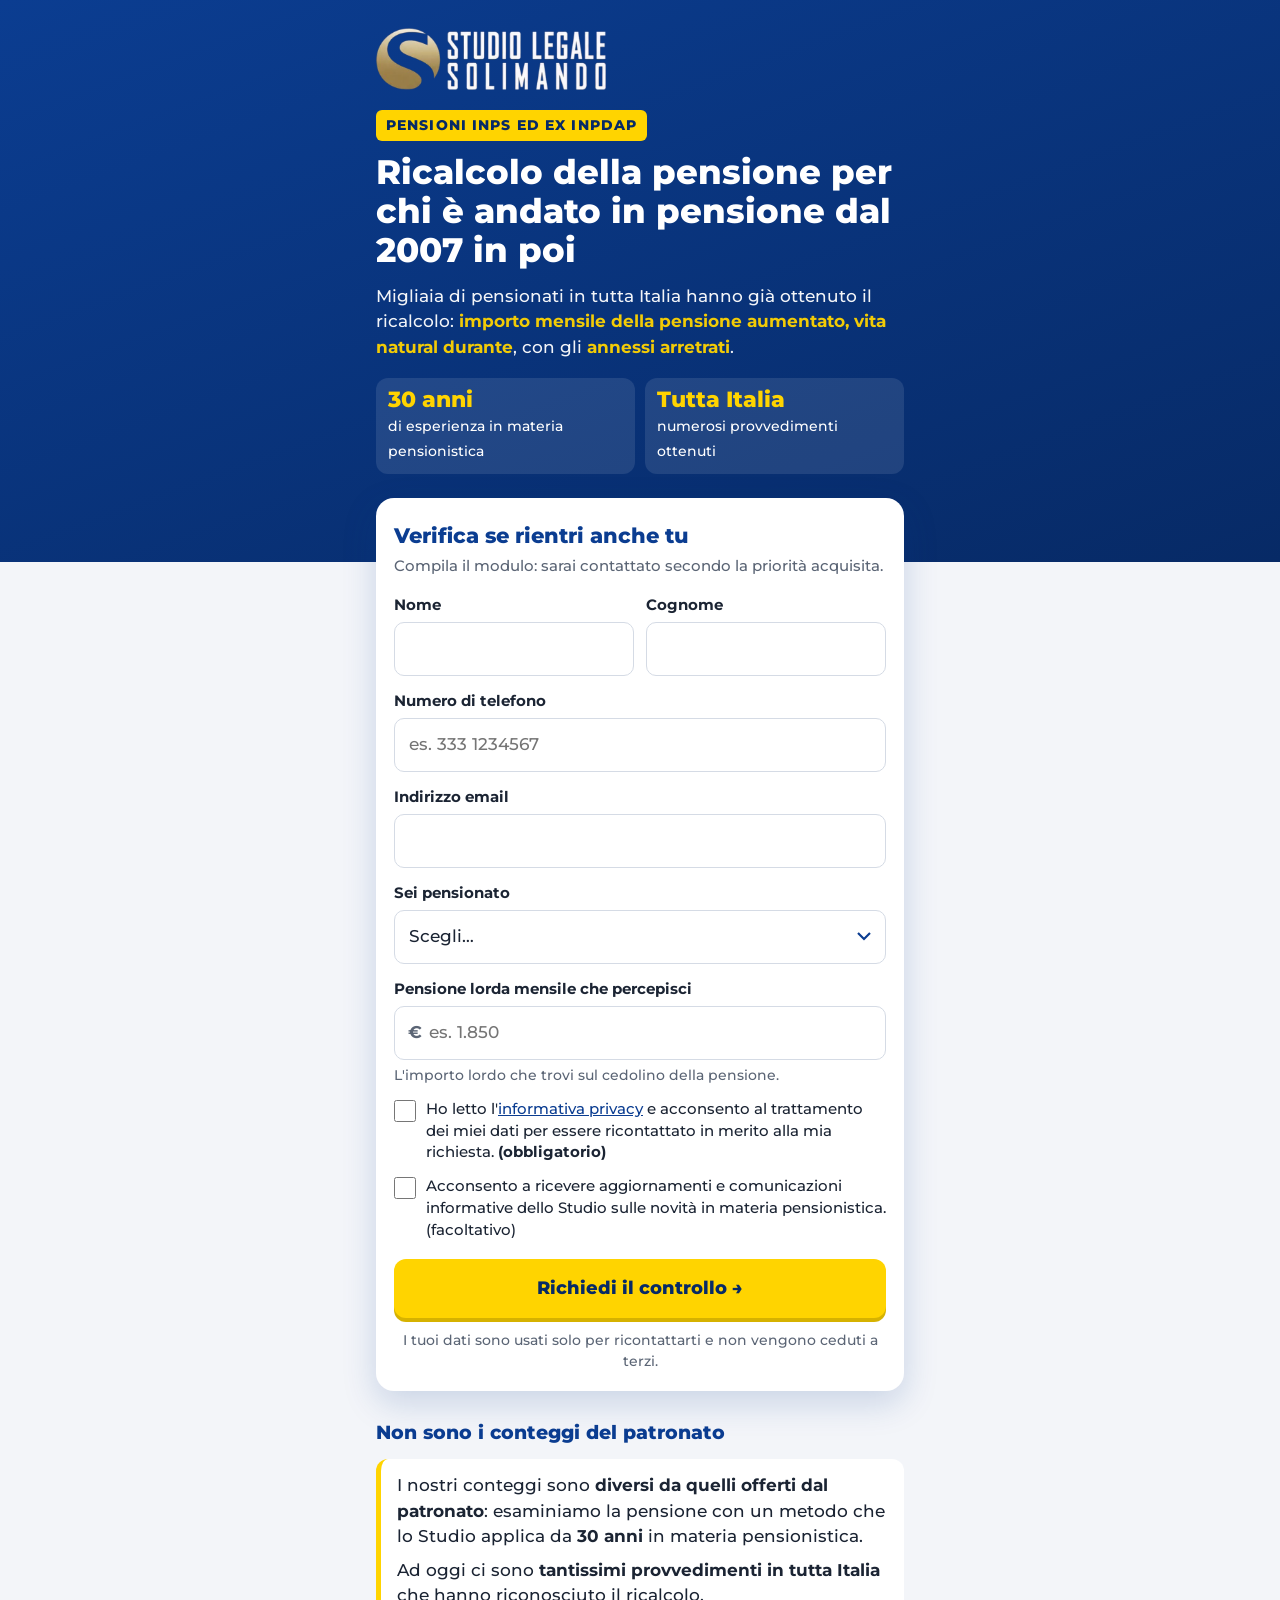
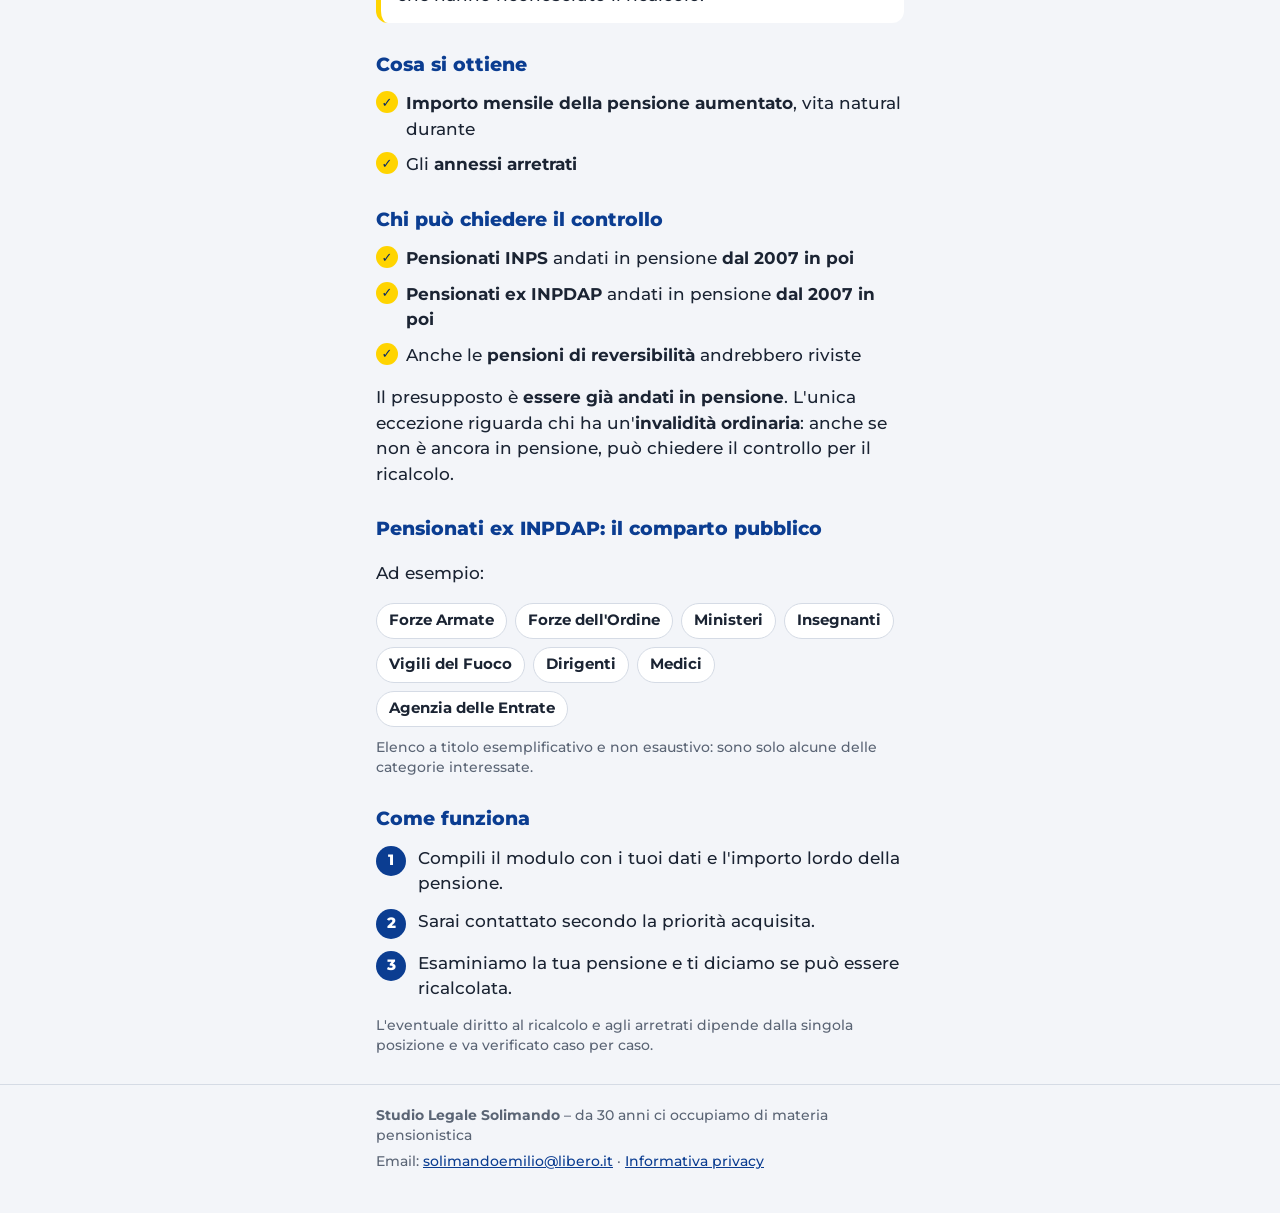
<file: docs/ricalcolo/index.html>
<!doctype html>
<html lang="it">
<head>
  <meta charset="utf-8">
  <meta name="viewport" content="width=device-width, initial-scale=1">
  <title>Ricalcolo della pensione INPS ed ex INPDAP – Studio Legale Solimando</title>
  <meta name="description" content="Sei andato in pensione dal 2007 in poi? Pensioni INPS ed ex INPDAP: verifica se la tua pensione può essere ricalcolata, con aumento dell'importo mensile e arretrati.">
  <meta property="og:title" content="Ricalcolo della pensione INPS ed ex INPDAP – dal 2007 in poi">
  <meta property="og:description" content="Migliaia di pensionati in tutta Italia hanno già ottenuto il ricalcolo. Verifica se rientri anche tu.">
  <meta property="og:image" content="copertina.jpg">
  <meta name="theme-color" content="#0B3D91">
  <link rel="preload" href="fonts/montserrat-extrabold.woff2" as="font" type="font/woff2" crossorigin>
  <link rel="stylesheet" href="stile.css">
</head>
<body>
<header class="testata">
  <div class="contenitore">
    <img class="logo" src="logo-studio.png" alt="Studio Legale Solimando" width="668" height="179">
    <span class="occhiello">PENSIONI INPS ED EX INPDAP</span>
    <h1>Ricalcolo della pensione per chi è andato in pensione dal 2007 in poi</h1>
    <p class="sottotitolo">Migliaia di pensionati in tutta Italia hanno già ottenuto il ricalcolo:
      <strong>importo mensile della pensione aumentato, vita natural durante</strong>, con gli
      <strong>annessi arretrati</strong>.</p>
    <div class="numeri">
      <div><b>30 anni</b><span>di esperienza in materia pensionistica</span></div>
      <div><b>Tutta Italia</b><span>numerosi provvedimenti ottenuti</span></div>
    </div>
  </div>
</header>

<main class="contenitore">
  <section class="scheda" aria-labelledby="titolo-modulo">
    <form id="modulo" novalidate>
      <h2 id="titolo-modulo">Verifica se rientri anche tu</h2>
      <p class="nota">Compila il modulo: sarai contattato secondo la priorità acquisita.</p>
      <div class="riga">
        <div class="campo">
          <label for="nome">Nome</label>
          <input id="nome" name="nome" type="text" autocomplete="given-name" required>
          <div class="msg-errore">Inserisci il nome</div>
        </div>
        <div class="campo">
          <label for="cognome">Cognome</label>
          <input id="cognome" name="cognome" type="text" autocomplete="family-name" required>
          <div class="msg-errore">Inserisci il cognome</div>
        </div>
      </div>
      <div class="campo">
        <label for="telefono">Numero di telefono</label>
        <input id="telefono" name="telefono" type="tel" autocomplete="tel" inputmode="tel" required
               placeholder="es. 333 1234567">
        <div class="msg-errore">Inserisci un numero di telefono valido</div>
      </div>
      <div class="campo">
        <label for="email">Indirizzo email</label>
        <input id="email" name="email" type="email" autocomplete="email" inputmode="email" required>
        <div class="msg-errore">Inserisci un indirizzo email valido</div>
      </div>
      <div class="campo">
        <label for="tipo">Sei pensionato</label>
        <select id="tipo" name="tipo" required>
          <option value="">Scegli…</option>
          <option>Pensionato INPS</option>
          <option>Pensionato ex INPDAP</option>
          <option>Non ancora in pensione, con invalidità ordinaria</option>
        </select>
        <div class="msg-errore">Indica se sei pensionato INPS o ex INPDAP</div>
      </div>
      <div class="campo">
        <label for="importo">Pensione lorda mensile che percepisci</label>
        <div class="euro">
          <input id="importo" name="importo" type="text" inputmode="decimal" required placeholder="es. 1.850">
        </div>
        <div class="aiuto">L'importo lordo che trovi sul cedolino della pensione.</div>
        <div class="msg-errore">Indica l'importo lordo della pensione</div>
      </div>
      <!-- campo trappola contro lo spam automatico: le persone non lo vedono -->
      <input type="text" name="_honey" tabindex="-1" autocomplete="off" aria-hidden="true"
             style="position:absolute;left:-9999px;width:1px;height:1px;opacity:0">
      <label class="consenso" id="c-privacy">
        <input type="checkbox" name="consenso_privacy" required>
        <span class="testo-consenso">Ho letto l'<a href="privacy.html" target="_blank" rel="noopener">informativa
          privacy</a> e acconsento al trattamento dei miei dati per essere ricontattato in merito alla mia
          richiesta. <b>(obbligatorio)</b>
          <span class="msg-errore">Per inviare la richiesta serve questo consenso</span></span>
      </label>
      <label class="consenso">
        <input type="checkbox" name="consenso_aggiornamenti">
        <span class="testo-consenso">Acconsento a ricevere aggiornamenti e comunicazioni informative dello Studio
          sulle novità in materia pensionistica. (facoltativo)</span>
      </label>
      <button class="bottone" type="submit">Richiedi il controllo →</button>
      <p class="sicuro">I tuoi dati sono usati solo per ricontattarti e non vengono ceduti a terzi.</p>
      <div class="esito-errore" role="alert"></div>
    </form>

    <div class="grazie" id="grazie" role="status" tabindex="-1">
      <div class="spunta">✓</div>
      <h2>Grazie, richiesta ricevuta!</h2>
      <p>Sarai contattato secondo la priorità acquisita per verificare se la tua pensione può essere ricalcolata.</p>
      <p>Se preferisci, puoi scriverci a <a href="mailto:solimandoemilio@libero.it">solimandoemilio@libero.it</a></p>
    </div>
  </section>

  <section class="sezione">
    <h3>Non sono i conteggi del patronato</h3>
    <div class="riquadro">
      <p>I nostri conteggi sono <b>diversi da quelli offerti dal patronato</b>: esaminiamo la pensione con un
        metodo che lo Studio applica da <b>30 anni</b> in materia pensionistica.</p>
      <p>Ad oggi ci sono <b>tantissimi provvedimenti in tutta Italia</b> che hanno riconosciuto il ricalcolo.</p>
    </div>
  </section>

  <section class="sezione">
    <h3>Cosa si ottiene</h3>
    <ul class="punti">
      <li><b>Importo mensile della pensione aumentato</b>, vita natural durante</li>
      <li>Gli <b>annessi arretrati</b></li>
    </ul>
  </section>

  <section class="sezione">
    <h3>Chi può chiedere il controllo</h3>
    <ul class="punti">
      <li><b>Pensionati INPS</b> andati in pensione <b>dal 2007 in poi</b></li>
      <li><b>Pensionati ex INPDAP</b> andati in pensione <b>dal 2007 in poi</b></li>
      <li>Anche le <b>pensioni di reversibilità</b> andrebbero riviste</li>
    </ul>
    <p>Il presupposto è <b>essere già andati in pensione</b>. L'unica eccezione riguarda chi ha
      un'<b>invalidità ordinaria</b>: anche se non è ancora in pensione, può chiedere il controllo per il
      ricalcolo.</p>
  </section>

  <section class="sezione">
    <h3>Pensionati ex INPDAP: il comparto pubblico</h3>
    <p>Ad esempio:</p>
    <ul class="corpi">
      <li>Forze Armate</li><li>Forze dell'Ordine</li><li>Ministeri</li><li>Insegnanti</li>
      <li>Vigili del Fuoco</li><li>Dirigenti</li><li>Medici</li><li>Agenzia delle Entrate</li>
    </ul>
    <p class="nota-esempio">Elenco a titolo esemplificativo e non esaustivo: sono solo alcune delle categorie
      interessate.</p>
  </section>

  <section class="sezione">
    <h3>Come funziona</h3>
    <ol class="passi">
      <li><span>Compili il modulo con i tuoi dati e l'importo lordo della pensione.</span></li>
      <li><span>Sarai contattato secondo la priorità acquisita.</span></li>
      <li><span>Esaminiamo la tua pensione e ti diciamo se può essere ricalcolata.</span></li>
    </ol>
    <p class="avviso">L'eventuale diritto al ricalcolo e agli arretrati dipende dalla singola posizione e va
      verificato caso per caso.</p>
  </section>
</main>

<footer class="piede">
  <div class="contenitore">
    <p><b>Studio Legale Solimando</b> – da 30 anni ci occupiamo di materia pensionistica</p>
    <p>Email: <a href="mailto:solimandoemilio@libero.it">solimandoemilio@libero.it</a> ·
      <a href="privacy.html">Informativa privacy</a></p>
  </div>
</footer>

<script>
  // Web3Forms inoltra ogni richiesta a solimandoemilio@libero.it (la chiave è pubblica: indica solo la casella).
  const INDIRIZZO_INVIO = "https://api.web3forms.com/submit";
  const WEB3FORMS_ACCESS_KEY = "5a25316e-256d-4d78-afaf-42a37cbda033";

  const modulo = document.getElementById("modulo");
  const esitoErrore = modulo.querySelector(".esito-errore");
  const bottone = modulo.querySelector(".bottone");

  function importoNumerico(v) {
    // accetta "1.850", "1850,50", "€ 1 850"
    let s = v.replace(/[€\s]/g, "");
    if (/,\d{1,2}$/.test(s)) s = s.replace(/\./g, "").replace(",", ".");
    else s = s.replace(/[.,](?=\d{3}(\D|$))/g, "").replace(",", ".");
    const n = Number(s);
    return Number.isFinite(n) ? n : NaN;
  }

  const controlli = {
    nome: v => v.trim().length >= 2,
    cognome: v => v.trim().length >= 2,
    telefono: v => v.replace(/[\s.\-\/()]/g, "").replace(/^(\+|00)39/, "").match(/^\+?\d{8,13}$/) !== null,
    email: v => /^[^\s@]+@[^\s@]+\.[^\s@]{2,}$/.test(v.trim()),
    tipo: v => v !== "",
    importo: v => importoNumerico(v) >= 50 && importoNumerico(v) < 100000,
  };

  function verificaCampo(nome) {
    const input = modulo.elements[nome];
    const ok = controlli[nome](input.value);
    input.closest(".campo").classList.toggle("invalido", !ok);
    input.setAttribute("aria-invalid", String(!ok));
    return ok;
  }

  for (const nome of Object.keys(controlli)) {
    const ev = modulo.elements[nome].tagName === "SELECT" ? "change" : "blur";
    modulo.elements[nome].addEventListener(ev, () => {
      if (modulo.elements[nome].value) verificaCampo(nome);
    });
    modulo.elements[nome].addEventListener("input", () => {
      if (modulo.elements[nome].closest(".campo").classList.contains("invalido")) verificaCampo(nome);
    });
  }

  modulo.addEventListener("submit", async (e) => {
    e.preventDefault();
    esitoErrore.style.display = "none";
    let tuttoOk = true;
    let primo = null;
    for (const nome of Object.keys(controlli)) {
      if (!verificaCampo(nome)) { tuttoOk = false; primo = primo || modulo.elements[nome]; }
    }
    const privacy = modulo.elements.consenso_privacy;
    document.getElementById("c-privacy").classList.toggle("invalido", !privacy.checked);
    if (!privacy.checked) { tuttoOk = false; primo = primo || privacy; }
    if (!tuttoOk) { primo.focus(); return; }
    if (modulo.elements._honey.value) return;          // compilato da un programma automatico

    const importo = importoNumerico(modulo.elements.importo.value);
    const dati = {
      access_key: WEB3FORMS_ACCESS_KEY,
      subject: "Nuova richiesta ricalcolo pensione (" + modulo.elements.tipo.value + ")",
      from_name: "Landing ricalcolo pensione INPS / ex INPDAP",
      nome: modulo.elements.nome.value.trim(),
      cognome: modulo.elements.cognome.value.trim(),
      telefono: modulo.elements.telefono.value.trim(),
      email: modulo.elements.email.value.trim(),
      pensionato: modulo.elements.tipo.value,
      pensione_lorda_mensile: "€ " + importo.toLocaleString("it-IT", { minimumFractionDigits: 2, maximumFractionDigits: 2 }),
      consenso_privacy: "Sì",
      consenso_aggiornamenti: modulo.elements.consenso_aggiornamenti.checked ? "Sì" : "No",
      data_richiesta: new Date().toLocaleString("it-IT"),
      provenienza: new URLSearchParams(location.search).get("utm_source") || document.referrer || "diretto",
    };

    bottone.disabled = true;
    bottone.textContent = "Invio in corso…";
    const ctrl = new AbortController();
    const timer = setTimeout(() => ctrl.abort(), 20000);
    try {
      const risposta = await fetch(INDIRIZZO_INVIO, {
        method: "POST",
        headers: { "Content-Type": "application/json", "Accept": "application/json" },
        body: JSON.stringify(dati),
        signal: ctrl.signal,
      });
      if (!risposta.ok) throw new Error("HTTP " + risposta.status);
      const esito = await risposta.json().catch(() => ({}));
      if (esito.success !== true) throw new Error(esito.message || "non inviato");
      modulo.style.display = "none";
      const grazie = document.getElementById("grazie");
      grazie.style.display = "block";
      grazie.focus();
      if (typeof fbq === "function") fbq("track", "Lead");
    } catch (err) {
      esitoErrore.textContent = "Non siamo riusciti a inviare la richiesta. Riprova tra poco oppure scrivi a " +
        "solimandoemilio@libero.it";
      esitoErrore.style.display = "block";
      bottone.disabled = false;
      bottone.textContent = "Richiedi il controllo →";
    } finally {
      clearTimeout(timer);
    }
  });
</script>
</body>
</html>
</file>
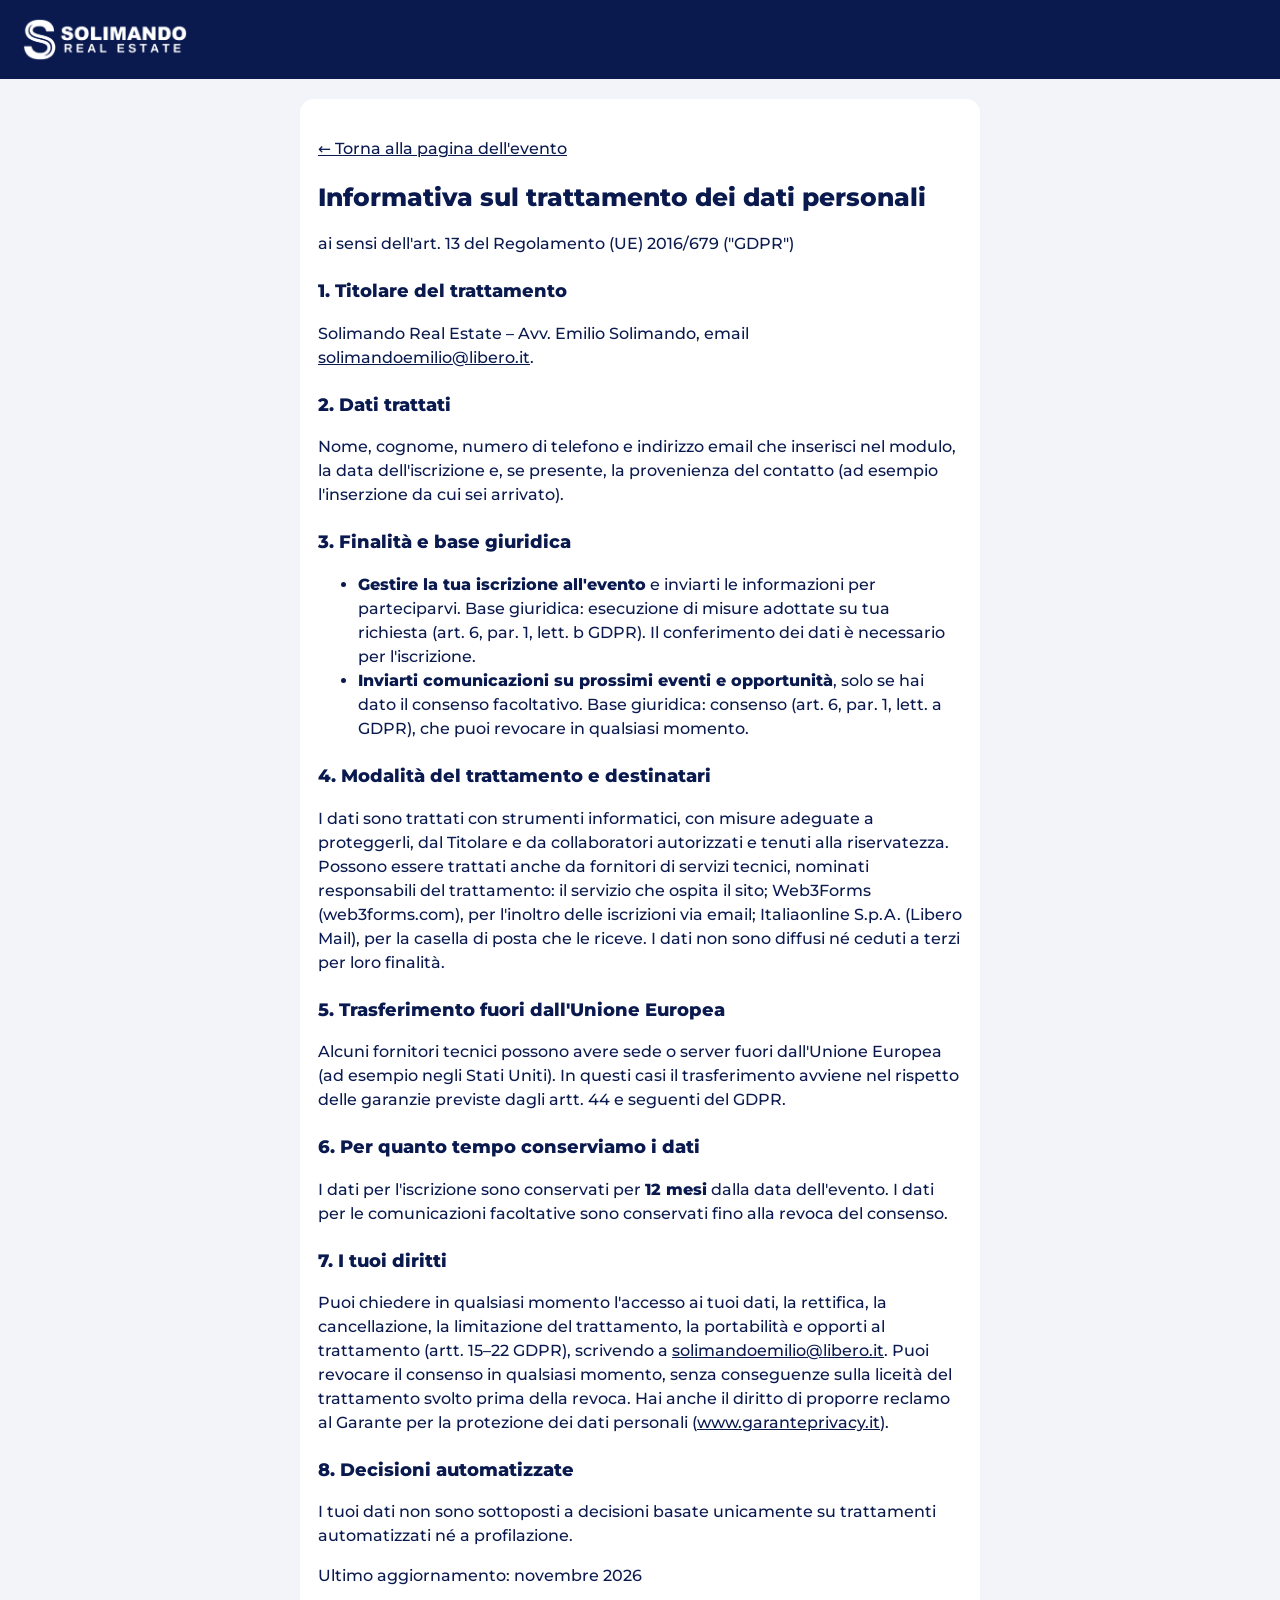
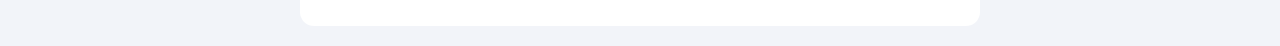
<file: docs/evento/privacy.html>
<!doctype html>
<html lang="it">
<head>
  <meta charset="utf-8">
  <meta name="viewport" content="width=device-width, initial-scale=1">
  <title>Informativa privacy – Solimando Real Estate</title>
  <meta name="robots" content="noindex">
  <style>
    @font-face { font-family: "Montserrat"; font-weight: 500; font-display: swap; src: url("fonts/montserrat-medium.woff2") format("woff2"); }
    @font-face { font-family: "Montserrat"; font-weight: 800; font-display: swap; src: url("fonts/montserrat-extrabold.woff2") format("woff2"); }
    body { margin: 0; font-family: "Montserrat", system-ui, sans-serif; font-weight: 500; color: #0A1A4F; background: #F2F4F9; line-height: 1.55; }
    .testata { background: #0A1A4F; padding: 16px 20px; }
    .testata img { width: 170px; height: auto; display: block; }
    main { max-width: 680px; margin: 0 auto; padding: 20px; }
    article { background: #fff; border-radius: 14px; padding: 22px 18px; }
    h1 { font-weight: 800; font-size: 25px; line-height: 1.2; }
    h2 { font-weight: 800; font-size: 18px; margin: 22px 0 8px; }
    p, li { font-size: 15.5px; }
    a { color: #0A1A4F; }
  </style>
</head>
<body>
<header class="testata"><img src="logo-bianco.png" alt="Solimando Real Estate"></header>
<main>
  <article>
    <p><a href="index.html">← Torna alla pagina dell'evento</a></p>
    <h1>Informativa sul trattamento dei dati personali</h1>
    <p>ai sensi dell'art. 13 del Regolamento (UE) 2016/679 ("GDPR")</p>

    <h2>1. Titolare del trattamento</h2>
    <p>Solimando Real Estate – Avv. Emilio Solimando, email
      <a href="mailto:solimandoemilio@libero.it">solimandoemilio@libero.it</a>.</p>

    <h2>2. Dati trattati</h2>
    <p>Nome, cognome, numero di telefono e indirizzo email che inserisci nel modulo, la data dell'iscrizione e, se
      presente, la provenienza del contatto (ad esempio l'inserzione da cui sei arrivato).</p>

    <h2>3. Finalità e base giuridica</h2>
    <ul>
      <li><b>Gestire la tua iscrizione all'evento</b> e inviarti le informazioni per parteciparvi. Base giuridica:
        esecuzione di misure adottate su tua richiesta (art. 6, par. 1, lett. b GDPR). Il conferimento dei dati è
        necessario per l'iscrizione.</li>
      <li><b>Inviarti comunicazioni su prossimi eventi e opportunità</b>, solo se hai dato il consenso facoltativo.
        Base giuridica: consenso (art. 6, par. 1, lett. a GDPR), che puoi revocare in qualsiasi momento.</li>
    </ul>

    <h2>4. Modalità del trattamento e destinatari</h2>
    <p>I dati sono trattati con strumenti informatici, con misure adeguate a proteggerli, dal Titolare e da
      collaboratori autorizzati e tenuti alla riservatezza. Possono essere trattati anche da fornitori di servizi
      tecnici, nominati responsabili del trattamento: il servizio che ospita il sito; Web3Forms (web3forms.com), per
      l'inoltro delle iscrizioni via email; Italiaonline S.p.A. (Libero Mail), per la casella di posta che le riceve.
      I dati non sono diffusi né ceduti a terzi per loro finalità.</p>

    <h2>5. Trasferimento fuori dall'Unione Europea</h2>
    <p>Alcuni fornitori tecnici possono avere sede o server fuori dall'Unione Europea (ad esempio negli Stati Uniti).
      In questi casi il trasferimento avviene nel rispetto delle garanzie previste dagli artt. 44 e seguenti del GDPR.</p>

    <h2>6. Per quanto tempo conserviamo i dati</h2>
    <p>I dati per l'iscrizione sono conservati per <b>12 mesi</b> dalla data dell'evento. I dati per le comunicazioni
      facoltative sono conservati fino alla revoca del consenso.</p>

    <h2>7. I tuoi diritti</h2>
    <p>Puoi chiedere in qualsiasi momento l'accesso ai tuoi dati, la rettifica, la cancellazione, la limitazione del
      trattamento, la portabilità e opporti al trattamento (artt. 15–22 GDPR), scrivendo a
      <a href="mailto:solimandoemilio@libero.it">solimandoemilio@libero.it</a>. Puoi revocare il consenso in
      qualsiasi momento, senza conseguenze sulla liceità del trattamento svolto prima della revoca. Hai anche il
      diritto di proporre reclamo al Garante per la protezione dei dati personali
      (<a href="https://www.garanteprivacy.it" rel="noopener">www.garanteprivacy.it</a>).</p>

    <h2>8. Decisioni automatizzate</h2>
    <p>I tuoi dati non sono sottoposti a decisioni basate unicamente su trattamenti automatizzati né a profilazione.</p>

    <p>Ultimo aggiornamento: novembre 2026</p>
  </article>
</main>
</body>
</html>
</file>
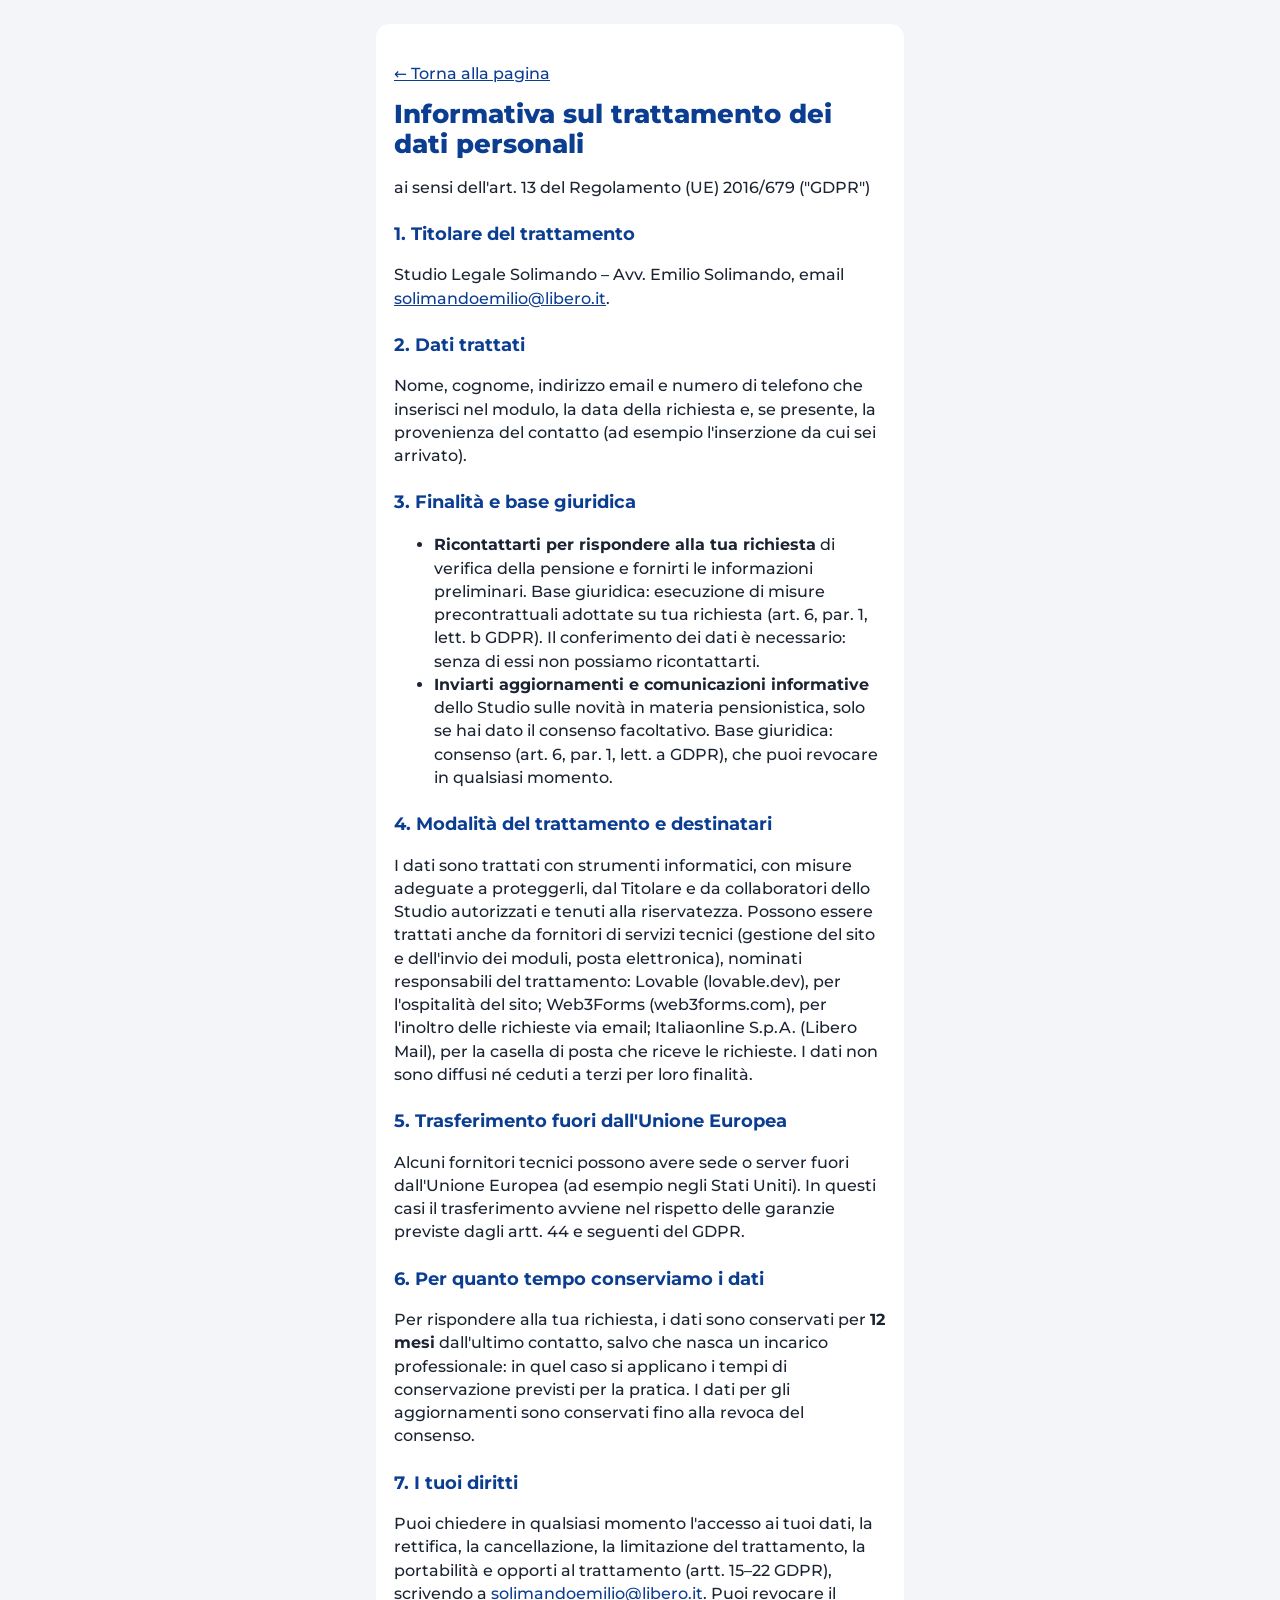
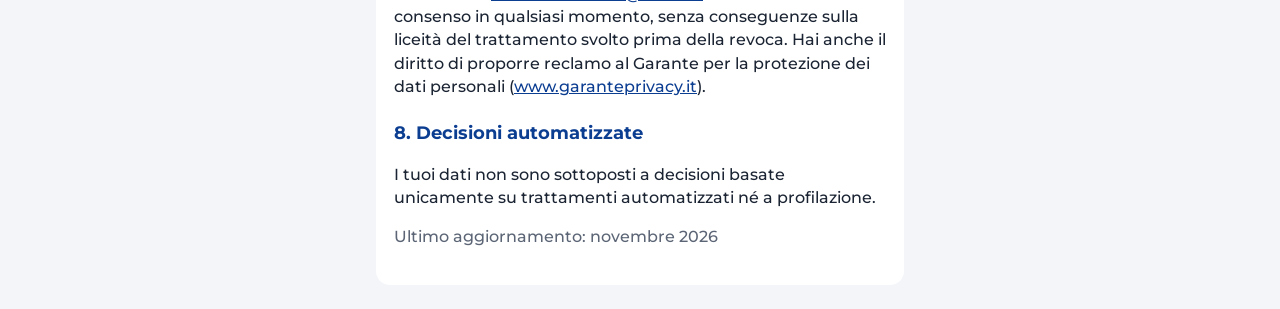
<file: docs/pensioni/privacy.html>
<!doctype html>
<html lang="it">
<head>
  <meta charset="utf-8">
  <meta name="viewport" content="width=device-width, initial-scale=1">
  <title>Informativa privacy</title>
  <meta name="robots" content="noindex">
  <link rel="stylesheet" href="stile.css">
</head>
<body>
<main class="contenitore">
  <article class="documento">
    <p><a href="index.html">← Torna alla pagina</a></p>
    <h1>Informativa sul trattamento dei dati personali</h1>
    <p>ai sensi dell'art. 13 del Regolamento (UE) 2016/679 ("GDPR")</p>

    <h2>1. Titolare del trattamento</h2>
    <p>Studio Legale Solimando – Avv. Emilio Solimando, email
      <a href="mailto:solimandoemilio@libero.it">solimandoemilio@libero.it</a>.</p>

    <h2>2. Dati trattati</h2>
    <p>Nome, cognome, indirizzo email e numero di telefono che inserisci nel modulo, la data della richiesta e,
      se presente, la provenienza del contatto (ad esempio l'inserzione da cui sei arrivato).</p>

    <h2>3. Finalità e base giuridica</h2>
    <ul>
      <li><b>Ricontattarti per rispondere alla tua richiesta</b> di verifica della pensione e fornirti le
        informazioni preliminari. Base giuridica: esecuzione di misure precontrattuali adottate su tua richiesta
        (art. 6, par. 1, lett. b GDPR). Il conferimento dei dati è necessario: senza di essi non possiamo
        ricontattarti.</li>
      <li><b>Inviarti aggiornamenti e comunicazioni informative</b> dello Studio sulle novità in materia
        pensionistica, solo se hai dato il consenso facoltativo. Base giuridica: consenso
        (art. 6, par. 1, lett. a GDPR), che puoi revocare in qualsiasi momento.</li>
    </ul>

    <h2>4. Modalità del trattamento e destinatari</h2>
    <p>I dati sono trattati con strumenti informatici, con misure adeguate a proteggerli, dal Titolare e da
      collaboratori dello Studio autorizzati e tenuti alla riservatezza. Possono essere trattati anche da fornitori
      di servizi tecnici (gestione del sito e dell'invio dei moduli, posta elettronica), nominati responsabili del
      trattamento: Lovable (lovable.dev), per l'ospitalità del sito; Web3Forms (web3forms.com), per l'inoltro
      delle richieste via email; Italiaonline S.p.A. (Libero Mail), per la casella di posta che riceve le richieste.
      I dati non sono diffusi né ceduti a terzi per loro finalità.</p>

    <h2>5. Trasferimento fuori dall'Unione Europea</h2>
    <p>Alcuni fornitori tecnici possono avere sede o server fuori dall'Unione Europea (ad esempio negli Stati Uniti). In questi casi il trasferimento avviene
      nel rispetto delle garanzie previste dagli artt. 44 e seguenti del GDPR.</p>

    <h2>6. Per quanto tempo conserviamo i dati</h2>
    <p>Per rispondere alla tua richiesta, i dati sono conservati per <b>12 mesi</b> dall'ultimo contatto, salvo
      che nasca un incarico professionale: in quel caso si applicano i tempi di conservazione previsti per la
      pratica. I dati per gli aggiornamenti sono conservati fino alla revoca del consenso.</p>

    <h2>7. I tuoi diritti</h2>
    <p>Puoi chiedere in qualsiasi momento l'accesso ai tuoi dati, la rettifica, la cancellazione, la limitazione
      del trattamento, la portabilità e opporti al trattamento (artt. 15–22 GDPR), scrivendo a
      <a href="mailto:solimandoemilio@libero.it">solimandoemilio@libero.it</a>. Puoi revocare il consenso
      in qualsiasi momento, senza conseguenze sulla liceità del trattamento svolto prima della revoca.
      Hai anche il diritto di proporre reclamo al Garante per la protezione dei dati personali
      (<a href="https://www.garanteprivacy.it" rel="noopener">www.garanteprivacy.it</a>).</p>

    <h2>8. Decisioni automatizzate</h2>
    <p>I tuoi dati non sono sottoposti a decisioni basate unicamente su trattamenti automatizzati né a
      profilazione.</p>

    <p class="avviso">Ultimo aggiornamento: novembre 2026</p>
  </article>
</main>
</body>
</html>
</file>
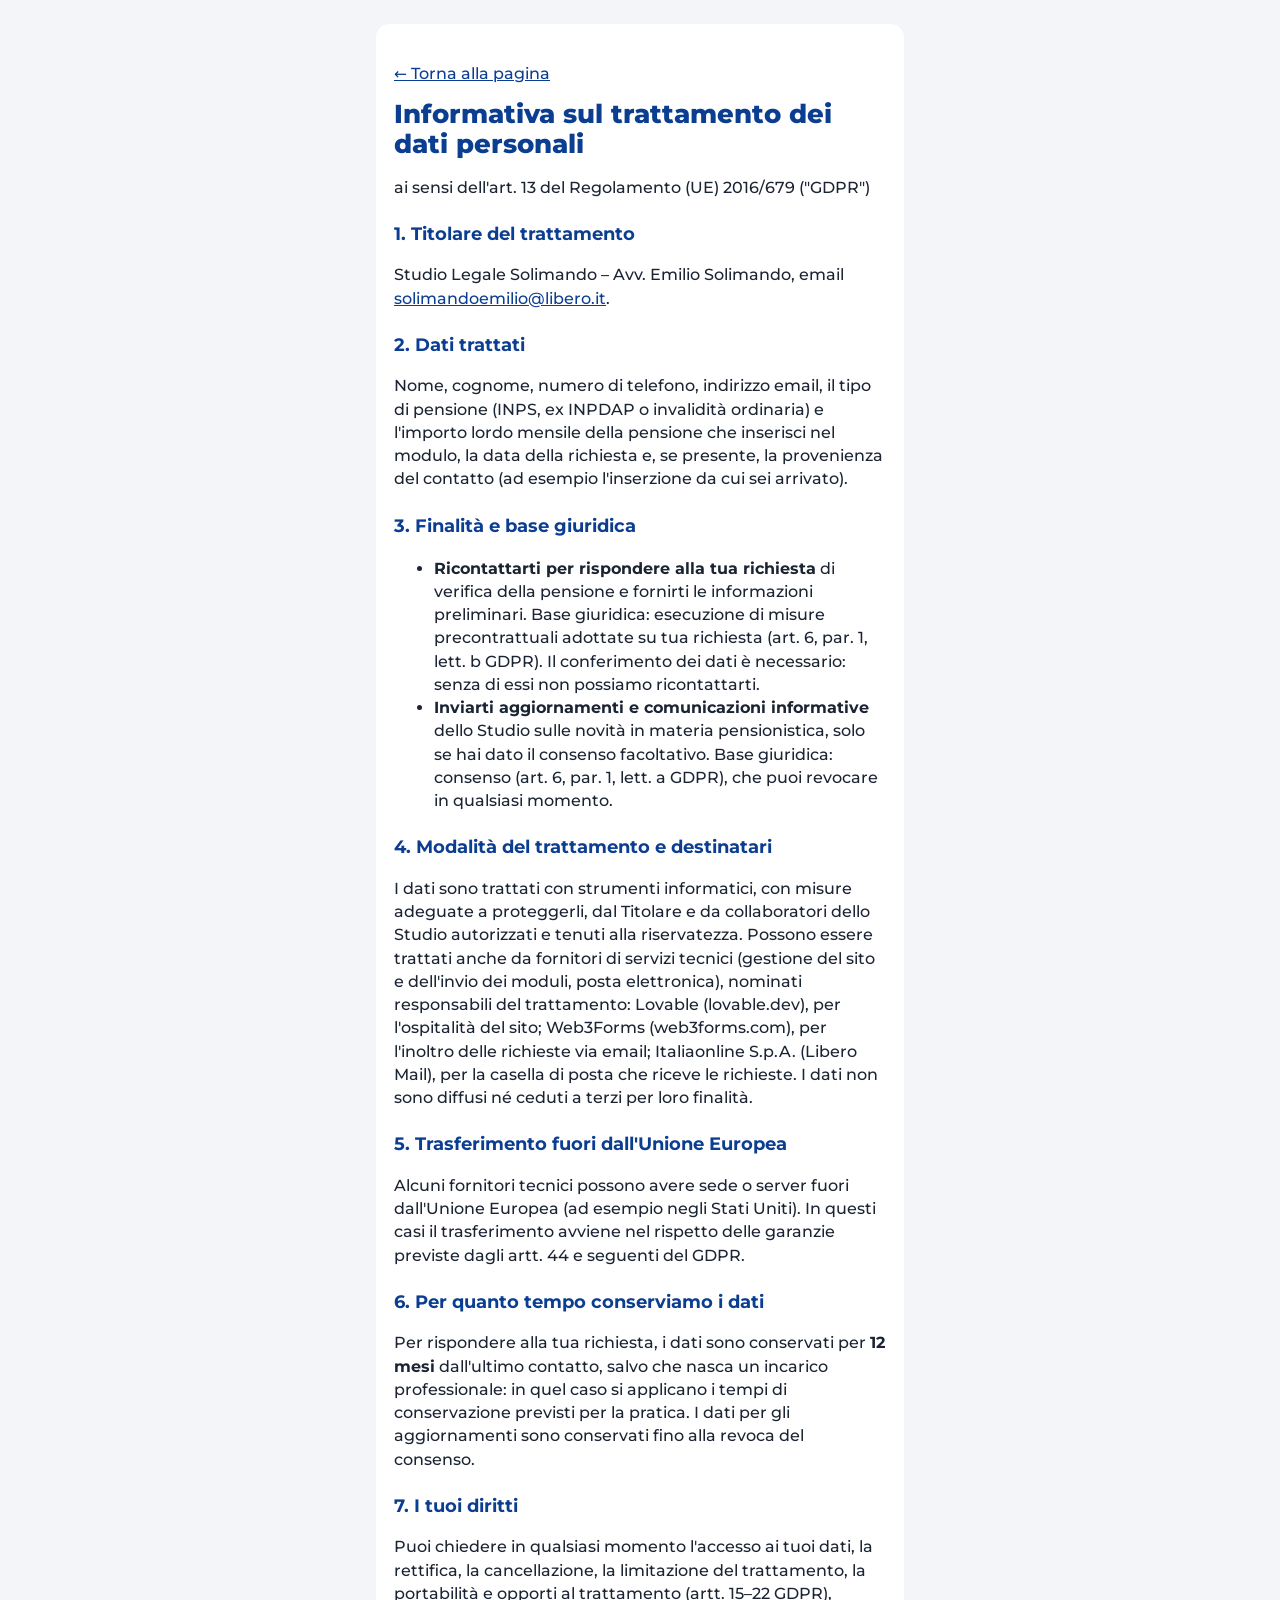
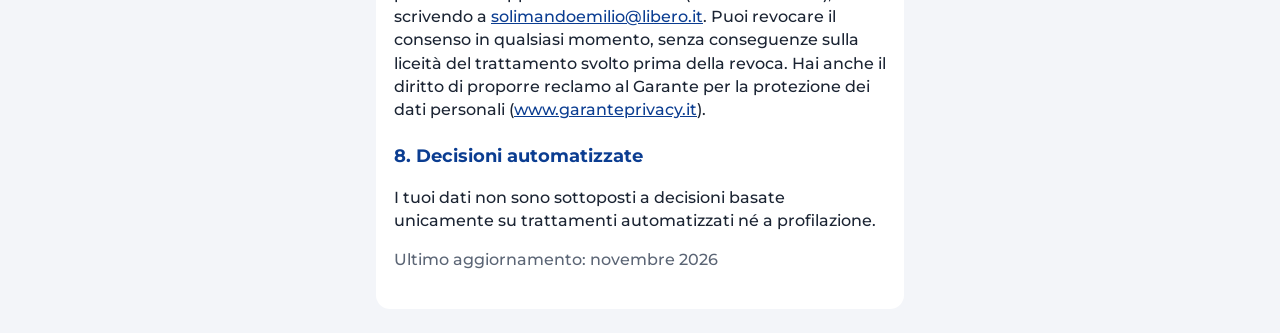
<file: docs/ricalcolo/privacy.html>
<!doctype html>
<html lang="it">
<head>
  <meta charset="utf-8">
  <meta name="viewport" content="width=device-width, initial-scale=1">
  <title>Informativa privacy</title>
  <meta name="robots" content="noindex">
  <link rel="stylesheet" href="stile.css">
</head>
<body>
<main class="contenitore">
  <article class="documento">
    <p><a href="index.html">← Torna alla pagina</a></p>
    <h1>Informativa sul trattamento dei dati personali</h1>
    <p>ai sensi dell'art. 13 del Regolamento (UE) 2016/679 ("GDPR")</p>

    <h2>1. Titolare del trattamento</h2>
    <p>Studio Legale Solimando – Avv. Emilio Solimando, email
      <a href="mailto:solimandoemilio@libero.it">solimandoemilio@libero.it</a>.</p>

    <h2>2. Dati trattati</h2>
    <p>Nome, cognome, numero di telefono, indirizzo email, il tipo di pensione (INPS, ex INPDAP o invalidità
      ordinaria) e l'importo lordo mensile della pensione che inserisci nel modulo, la data della richiesta e,
      se presente, la provenienza del contatto (ad esempio l'inserzione da cui sei arrivato).</p>

    <h2>3. Finalità e base giuridica</h2>
    <ul>
      <li><b>Ricontattarti per rispondere alla tua richiesta</b> di verifica della pensione e fornirti le
        informazioni preliminari. Base giuridica: esecuzione di misure precontrattuali adottate su tua richiesta
        (art. 6, par. 1, lett. b GDPR). Il conferimento dei dati è necessario: senza di essi non possiamo
        ricontattarti.</li>
      <li><b>Inviarti aggiornamenti e comunicazioni informative</b> dello Studio sulle novità in materia
        pensionistica, solo se hai dato il consenso facoltativo. Base giuridica: consenso
        (art. 6, par. 1, lett. a GDPR), che puoi revocare in qualsiasi momento.</li>
    </ul>

    <h2>4. Modalità del trattamento e destinatari</h2>
    <p>I dati sono trattati con strumenti informatici, con misure adeguate a proteggerli, dal Titolare e da
      collaboratori dello Studio autorizzati e tenuti alla riservatezza. Possono essere trattati anche da fornitori
      di servizi tecnici (gestione del sito e dell'invio dei moduli, posta elettronica), nominati responsabili del
      trattamento: Lovable (lovable.dev), per l'ospitalità del sito; Web3Forms (web3forms.com), per l'inoltro
      delle richieste via email; Italiaonline S.p.A. (Libero Mail), per la casella di posta che riceve le richieste.
      I dati non sono diffusi né ceduti a terzi per loro finalità.</p>

    <h2>5. Trasferimento fuori dall'Unione Europea</h2>
    <p>Alcuni fornitori tecnici possono avere sede o server fuori dall'Unione Europea (ad esempio negli Stati Uniti). In questi casi il trasferimento avviene
      nel rispetto delle garanzie previste dagli artt. 44 e seguenti del GDPR.</p>

    <h2>6. Per quanto tempo conserviamo i dati</h2>
    <p>Per rispondere alla tua richiesta, i dati sono conservati per <b>12 mesi</b> dall'ultimo contatto, salvo
      che nasca un incarico professionale: in quel caso si applicano i tempi di conservazione previsti per la
      pratica. I dati per gli aggiornamenti sono conservati fino alla revoca del consenso.</p>

    <h2>7. I tuoi diritti</h2>
    <p>Puoi chiedere in qualsiasi momento l'accesso ai tuoi dati, la rettifica, la cancellazione, la limitazione
      del trattamento, la portabilità e opporti al trattamento (artt. 15–22 GDPR), scrivendo a
      <a href="mailto:solimandoemilio@libero.it">solimandoemilio@libero.it</a>. Puoi revocare il consenso
      in qualsiasi momento, senza conseguenze sulla liceità del trattamento svolto prima della revoca.
      Hai anche il diritto di proporre reclamo al Garante per la protezione dei dati personali
      (<a href="https://www.garanteprivacy.it" rel="noopener">www.garanteprivacy.it</a>).</p>

    <h2>8. Decisioni automatizzate</h2>
    <p>I tuoi dati non sono sottoposti a decisioni basate unicamente su trattamenti automatizzati né a
      profilazione.</p>

    <p class="avviso">Ultimo aggiornamento: novembre 2026</p>
  </article>
</main>
</body>
</html>
</file>
<file: docs/pensioni/stile.css>
@font-face { font-family: "Montserrat"; font-weight: 500; font-display: swap; src: url("fonts/montserrat-medium.woff2") format("woff2"); }
@font-face { font-family: "Montserrat"; font-weight: 700; font-display: swap; src: url("fonts/montserrat-bold.woff2") format("woff2"); }
@font-face { font-family: "Montserrat"; font-weight: 800; font-display: swap; src: url("fonts/montserrat-extrabold.woff2") format("woff2"); }

:root {
  --blu: #0B3D91;
  --blu-scuro: #072a66;
  --giallo: #FFD400;
  --testo: #1b2433;
  --tenue: #5b6575;
  --sfondo: #f3f5f9;
  --bordo: #d5dbe5;
  --errore: #b3261e;
  --ok: #1e7a3c;
}

* { box-sizing: border-box; }
html { -webkit-text-size-adjust: 100%; }
body {
  margin: 0;
  font-family: "Montserrat", system-ui, -apple-system, "Segoe UI", Roboto, sans-serif;
  font-weight: 500;
  color: var(--testo);
  background: var(--sfondo);
  line-height: 1.5;
  font-size: 17px;
}
a { color: var(--blu); }

.contenitore { max-width: 560px; margin: 0 auto; padding: 0 16px; }

/* --- testata --- */
.testata {
  background: linear-gradient(160deg, var(--blu) 0%, var(--blu-scuro) 100%);
  color: #fff;
  padding: 28px 0 88px;
}
.studio { font-weight: 700; font-size: 14px; letter-spacing: .04em; opacity: .85; margin: 0 0 18px; }
.occhiello {
  display: inline-block;
  background: var(--giallo);
  color: var(--blu-scuro);
  font-weight: 800;
  font-size: 14px;
  letter-spacing: .08em;
  padding: 5px 10px;
  border-radius: 6px;
  margin-bottom: 12px;
}
h1 { font-weight: 800; font-size: clamp(26px, 7vw, 34px); line-height: 1.15; margin: 0 0 14px; }
.sottotitolo { margin: 0; font-size: 17px; opacity: .95; }
.sottotitolo strong { color: var(--giallo); font-weight: 700; }

/* --- scheda del modulo --- */
.scheda {
  background: #fff;
  border-radius: 18px;
  box-shadow: 0 12px 34px rgba(11, 61, 145, .18);
  padding: 22px 18px 20px;
  margin-top: -64px;
  position: relative;
}
.scheda h2 { font-weight: 800; font-size: 21px; margin: 0 0 4px; color: var(--blu); }
.scheda .nota { margin: 0 0 16px; color: var(--tenue); font-size: 15px; }

.riga { display: grid; grid-template-columns: 1fr 1fr; gap: 12px; }
@media (max-width: 380px) { .riga { grid-template-columns: 1fr; } }

.campo { margin-bottom: 14px; }
.campo label { display: block; font-weight: 700; font-size: 15px; margin-bottom: 6px; }
.campo input {
  width: 100%;
  font: inherit;
  font-size: 17px;            /* 16px+ evita lo zoom automatico su iPhone */
  padding: 13px 14px;
  border: 1.5px solid var(--bordo);
  border-radius: 10px;
  background: #fff;
  color: var(--testo);
}
.campo input:focus { outline: none; border-color: var(--blu); box-shadow: 0 0 0 3px rgba(11, 61, 145, .15); }
.campo input[aria-invalid="true"] { border-color: var(--errore); }
.msg-errore { color: var(--errore); font-size: 14px; margin-top: 5px; display: none; }
.campo.invalido .msg-errore, .consenso.invalido .msg-errore { display: block; }

.consenso { display: flex; gap: 10px; align-items: flex-start; margin: 10px 0 12px; font-size: 14.5px; color: var(--testo); }
.consenso input { width: 22px; height: 22px; margin: 1px 0 0; flex: none; accent-color: var(--blu); }
.consenso .testo-consenso { flex: 1; }
.consenso .msg-errore { margin-top: 4px; }

.bottone {
  width: 100%;
  border: 0;
  border-radius: 12px;
  background: var(--giallo);
  color: var(--blu-scuro);
  font: inherit;
  font-weight: 800;
  font-size: 18px;
  padding: 16px;
  margin-top: 6px;
  cursor: pointer;
  box-shadow: 0 4px 0 #d6b200;
}
.bottone:active { transform: translateY(2px); box-shadow: 0 2px 0 #d6b200; }
.bottone[disabled] { opacity: .6; cursor: wait; }
.sicuro { text-align: center; color: var(--tenue); font-size: 13.5px; margin: 12px 0 0; }
.esito-errore { display: none; color: var(--errore); background: #fdecea; border-radius: 10px; padding: 10px 12px; margin-top: 12px; font-size: 15px; }

/* --- grazie --- */
.grazie { display: none; text-align: center; padding: 10px 4px 4px; }
.grazie .spunta {
  width: 64px; height: 64px; border-radius: 50%;
  background: var(--ok); color: #fff;
  display: grid; place-items: center;
  font-size: 34px; font-weight: 800;
  margin: 4px auto 14px;
}
.grazie h2 { margin-bottom: 8px; }
.grazie p { margin: 0 0 10px; }

/* --- sezioni informative --- */
.sezione { margin: 28px 0; }
.sezione h3 { font-weight: 800; color: var(--blu); font-size: 19px; margin: 0 0 12px; }
.corpi { display: flex; flex-wrap: wrap; gap: 8px; list-style: none; padding: 0; margin: 0; }
.corpi li { background: #fff; border: 1.5px solid var(--bordo); border-radius: 999px; padding: 6px 12px; font-weight: 700; font-size: 14.5px; }
.passi { list-style: none; padding: 0; margin: 0; counter-reset: passo; }
.passi li { counter-increment: passo; display: flex; gap: 12px; align-items: flex-start; margin-bottom: 12px; }
.passi li::before {
  content: counter(passo);
  flex: none; width: 30px; height: 30px; border-radius: 50%;
  background: var(--blu); color: #fff; font-weight: 800;
  display: grid; place-items: center; font-size: 15px;
}
.avviso { font-size: 13.5px; color: var(--tenue); }

/* --- piè di pagina --- */
.piede { border-top: 1px solid var(--bordo); padding: 20px 0 36px; font-size: 13.5px; color: var(--tenue); }
.piede p { margin: 0 0 6px; }

/* --- pagina privacy --- */
.documento { background: #fff; border-radius: 14px; padding: 22px 18px; margin: 24px 0; }
.documento h1 { color: var(--blu); font-size: 26px; }
.documento h2 { color: var(--blu); font-size: 18px; margin: 22px 0 8px; }
.documento p, .documento li { font-size: 15.5px; }
.da-completare { background: #fff6c2; padding: 0 3px; border-radius: 3px; }
</file>
<file: docs/ricalcolo/stile.css>
@font-face { font-family: "Montserrat"; font-weight: 500; font-display: swap; src: url("fonts/montserrat-medium.woff2") format("woff2"); }
@font-face { font-family: "Montserrat"; font-weight: 700; font-display: swap; src: url("fonts/montserrat-bold.woff2") format("woff2"); }
@font-face { font-family: "Montserrat"; font-weight: 800; font-display: swap; src: url("fonts/montserrat-extrabold.woff2") format("woff2"); }

:root {
  --blu: #0B3D91;
  --blu-scuro: #072a66;
  --giallo: #FFD400;
  --testo: #1b2433;
  --tenue: #5b6575;
  --sfondo: #f3f5f9;
  --bordo: #d5dbe5;
  --errore: #b3261e;
  --ok: #1e7a3c;
}

* { box-sizing: border-box; }
html { -webkit-text-size-adjust: 100%; }
body {
  margin: 0;
  font-family: "Montserrat", system-ui, -apple-system, "Segoe UI", Roboto, sans-serif;
  font-weight: 500;
  color: var(--testo);
  background: var(--sfondo);
  line-height: 1.5;
  font-size: 17px;
}
a { color: var(--blu); }

.contenitore { max-width: 560px; margin: 0 auto; padding: 0 16px; }

/* --- testata --- */
.testata {
  background: linear-gradient(160deg, var(--blu) 0%, var(--blu-scuro) 100%);
  color: #fff;
  padding: 28px 0 88px;
}
.studio { font-weight: 700; font-size: 14px; letter-spacing: .04em; opacity: .85; margin: 0 0 18px; }
.occhiello {
  display: inline-block;
  background: var(--giallo);
  color: var(--blu-scuro);
  font-weight: 800;
  font-size: 14px;
  letter-spacing: .08em;
  padding: 5px 10px;
  border-radius: 6px;
  margin-bottom: 12px;
}
h1 { font-weight: 800; font-size: clamp(26px, 7vw, 34px); line-height: 1.15; margin: 0 0 14px; }
.sottotitolo { margin: 0; font-size: 17px; opacity: .95; }
.sottotitolo strong { color: var(--giallo); font-weight: 700; }

/* --- scheda del modulo --- */
.scheda {
  background: #fff;
  border-radius: 18px;
  box-shadow: 0 12px 34px rgba(11, 61, 145, .18);
  padding: 22px 18px 20px;
  margin-top: -64px;
  position: relative;
}
.scheda h2 { font-weight: 800; font-size: 21px; margin: 0 0 4px; color: var(--blu); }
.scheda .nota { margin: 0 0 16px; color: var(--tenue); font-size: 15px; }

.riga { display: grid; grid-template-columns: 1fr 1fr; gap: 12px; }
@media (max-width: 380px) { .riga { grid-template-columns: 1fr; } }

.campo { margin-bottom: 14px; }
.campo label { display: block; font-weight: 700; font-size: 15px; margin-bottom: 6px; }
.campo input {
  width: 100%;
  font: inherit;
  font-size: 17px;            /* 16px+ evita lo zoom automatico su iPhone */
  padding: 13px 14px;
  border: 1.5px solid var(--bordo);
  border-radius: 10px;
  background: #fff;
  color: var(--testo);
}
.campo input:focus { outline: none; border-color: var(--blu); box-shadow: 0 0 0 3px rgba(11, 61, 145, .15); }
.campo input[aria-invalid="true"] { border-color: var(--errore); }
.msg-errore { color: var(--errore); font-size: 14px; margin-top: 5px; display: none; }
.campo.invalido .msg-errore, .consenso.invalido .msg-errore { display: block; }

.consenso { display: flex; gap: 10px; align-items: flex-start; margin: 10px 0 12px; font-size: 14.5px; color: var(--testo); }
.consenso input { width: 22px; height: 22px; margin: 1px 0 0; flex: none; accent-color: var(--blu); }
.consenso .testo-consenso { flex: 1; }
.consenso .msg-errore { margin-top: 4px; }

.bottone {
  width: 100%;
  border: 0;
  border-radius: 12px;
  background: var(--giallo);
  color: var(--blu-scuro);
  font: inherit;
  font-weight: 800;
  font-size: 18px;
  padding: 16px;
  margin-top: 6px;
  cursor: pointer;
  box-shadow: 0 4px 0 #d6b200;
}
.bottone:active { transform: translateY(2px); box-shadow: 0 2px 0 #d6b200; }
.bottone[disabled] { opacity: .6; cursor: wait; }
.sicuro { text-align: center; color: var(--tenue); font-size: 13.5px; margin: 12px 0 0; }
.esito-errore { display: none; color: var(--errore); background: #fdecea; border-radius: 10px; padding: 10px 12px; margin-top: 12px; font-size: 15px; }

/* --- grazie --- */
.grazie { display: none; text-align: center; padding: 10px 4px 4px; }
.grazie .spunta {
  width: 64px; height: 64px; border-radius: 50%;
  background: var(--ok); color: #fff;
  display: grid; place-items: center;
  font-size: 34px; font-weight: 800;
  margin: 4px auto 14px;
}
.grazie h2 { margin-bottom: 8px; }
.grazie p { margin: 0 0 10px; }

/* --- sezioni informative --- */
.sezione { margin: 28px 0; }
.sezione h3 { font-weight: 800; color: var(--blu); font-size: 19px; margin: 0 0 12px; }
.corpi { display: flex; flex-wrap: wrap; gap: 8px; list-style: none; padding: 0; margin: 0; }
.corpi li { background: #fff; border: 1.5px solid var(--bordo); border-radius: 999px; padding: 6px 12px; font-weight: 700; font-size: 14.5px; }
.passi { list-style: none; padding: 0; margin: 0; counter-reset: passo; }
.passi li { counter-increment: passo; display: flex; gap: 12px; align-items: flex-start; margin-bottom: 12px; }
.passi li::before {
  content: counter(passo);
  flex: none; width: 30px; height: 30px; border-radius: 50%;
  background: var(--blu); color: #fff; font-weight: 800;
  display: grid; place-items: center; font-size: 15px;
}
.avviso { font-size: 13.5px; color: var(--tenue); }

/* --- piè di pagina --- */
.piede { border-top: 1px solid var(--bordo); padding: 20px 0 36px; font-size: 13.5px; color: var(--tenue); }
.piede p { margin: 0 0 6px; }

/* --- pagina privacy --- */
.documento { background: #fff; border-radius: 14px; padding: 22px 18px; margin: 24px 0; }
.documento h1 { color: var(--blu); font-size: 26px; }
.documento h2 { color: var(--blu); font-size: 18px; margin: 22px 0 8px; }
.documento p, .documento li { font-size: 15.5px; }
.da-completare { background: #fff6c2; padding: 0 3px; border-radius: 3px; }

/* --- aggiunte landing ricalcolo INPS / ex INPDAP --- */
.logo { display: block; width: 230px; max-width: 70%; height: auto; margin: 0 0 20px; }
.campo select {
  width: 100%; font: inherit; font-size: 17px; padding: 13px 40px 13px 14px;
  border: 1.5px solid var(--bordo); border-radius: 10px; color: var(--testo);
  -webkit-appearance: none; appearance: none;
  background: #fff url("data:image/svg+xml,%3Csvg xmlns='http://www.w3.org/2000/svg' width='14' height='9'%3E%3Cpath d='M1 1l6 6 6-6' stroke='%230B3D91' stroke-width='2.2' fill='none'/%3E%3C/svg%3E") no-repeat right 14px center;
}
.campo select:focus { outline: none; border-color: var(--blu); box-shadow: 0 0 0 3px rgba(11, 61, 145, .15); }
.campo select[aria-invalid="true"] { border-color: var(--errore); }
.euro { position: relative; }
.euro input { padding-left: 34px; }
.euro::before { content: "€"; position: absolute; left: 14px; top: 50%; transform: translateY(-50%); font-weight: 700; color: var(--tenue); }
.aiuto { font-size: 13.5px; color: var(--tenue); margin-top: 5px; }
.punti { list-style: none; padding: 0; margin: 0; }
.punti li { position: relative; padding-left: 30px; margin-bottom: 10px; }
.punti li::before { content: "✓"; position: absolute; left: 0; top: 0; width: 22px; height: 22px; border-radius: 50%; background: var(--giallo); color: var(--blu-scuro); font-weight: 800; font-size: 13px; display: grid; place-items: center; }
.riquadro { background: #fff; border-left: 5px solid var(--giallo); border-radius: 12px; padding: 14px 16px; }
.riquadro p { margin: 0 0 8px; }
.riquadro p:last-child { margin: 0; }
.numeri { display: grid; grid-template-columns: 1fr 1fr; gap: 10px; margin-top: 18px; }
.numeri div { background: rgba(255,255,255,.1); border-radius: 12px; padding: 10px 12px; }
.numeri b { display: block; color: var(--giallo); font-size: 22px; font-weight: 800; line-height: 1.1; }
.numeri span { font-size: 13.5px; }
.nota-esempio { font-size: 13.5px; color: var(--tenue); margin-top: 10px; }
</file>
